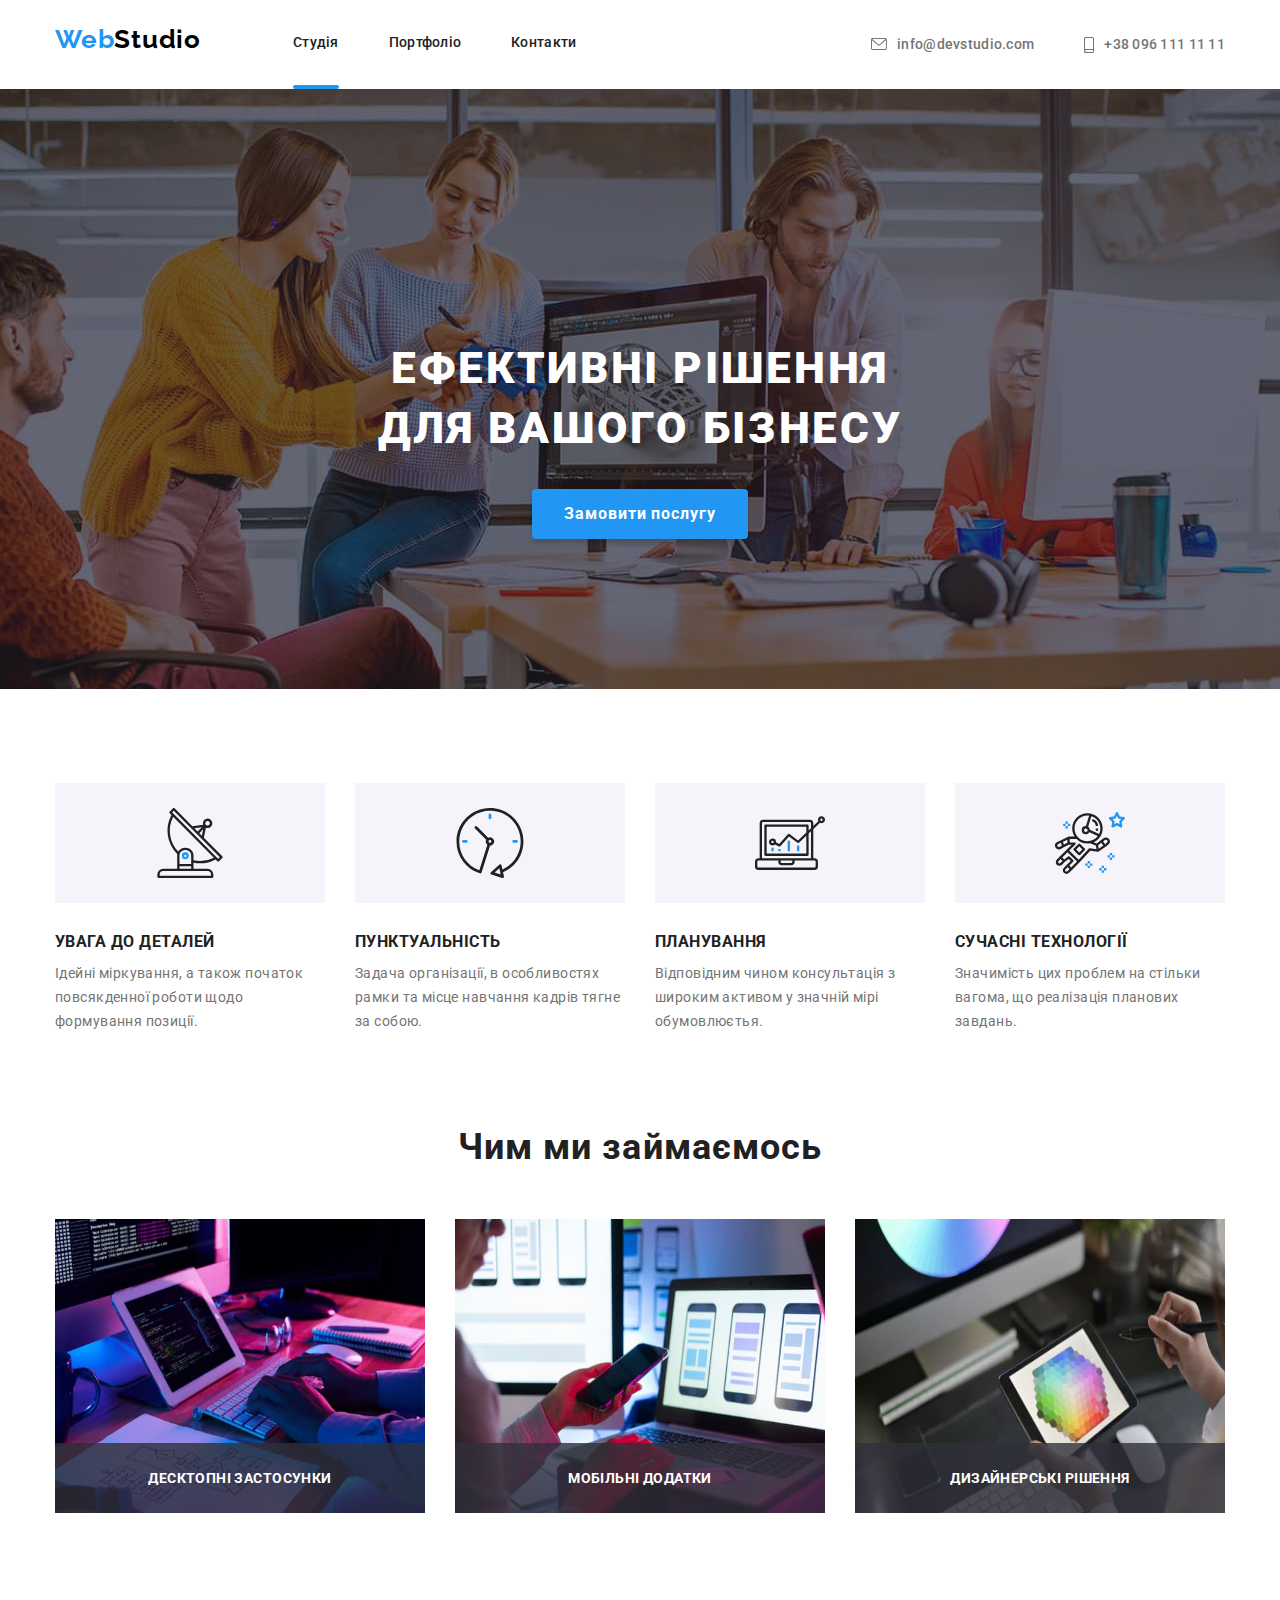
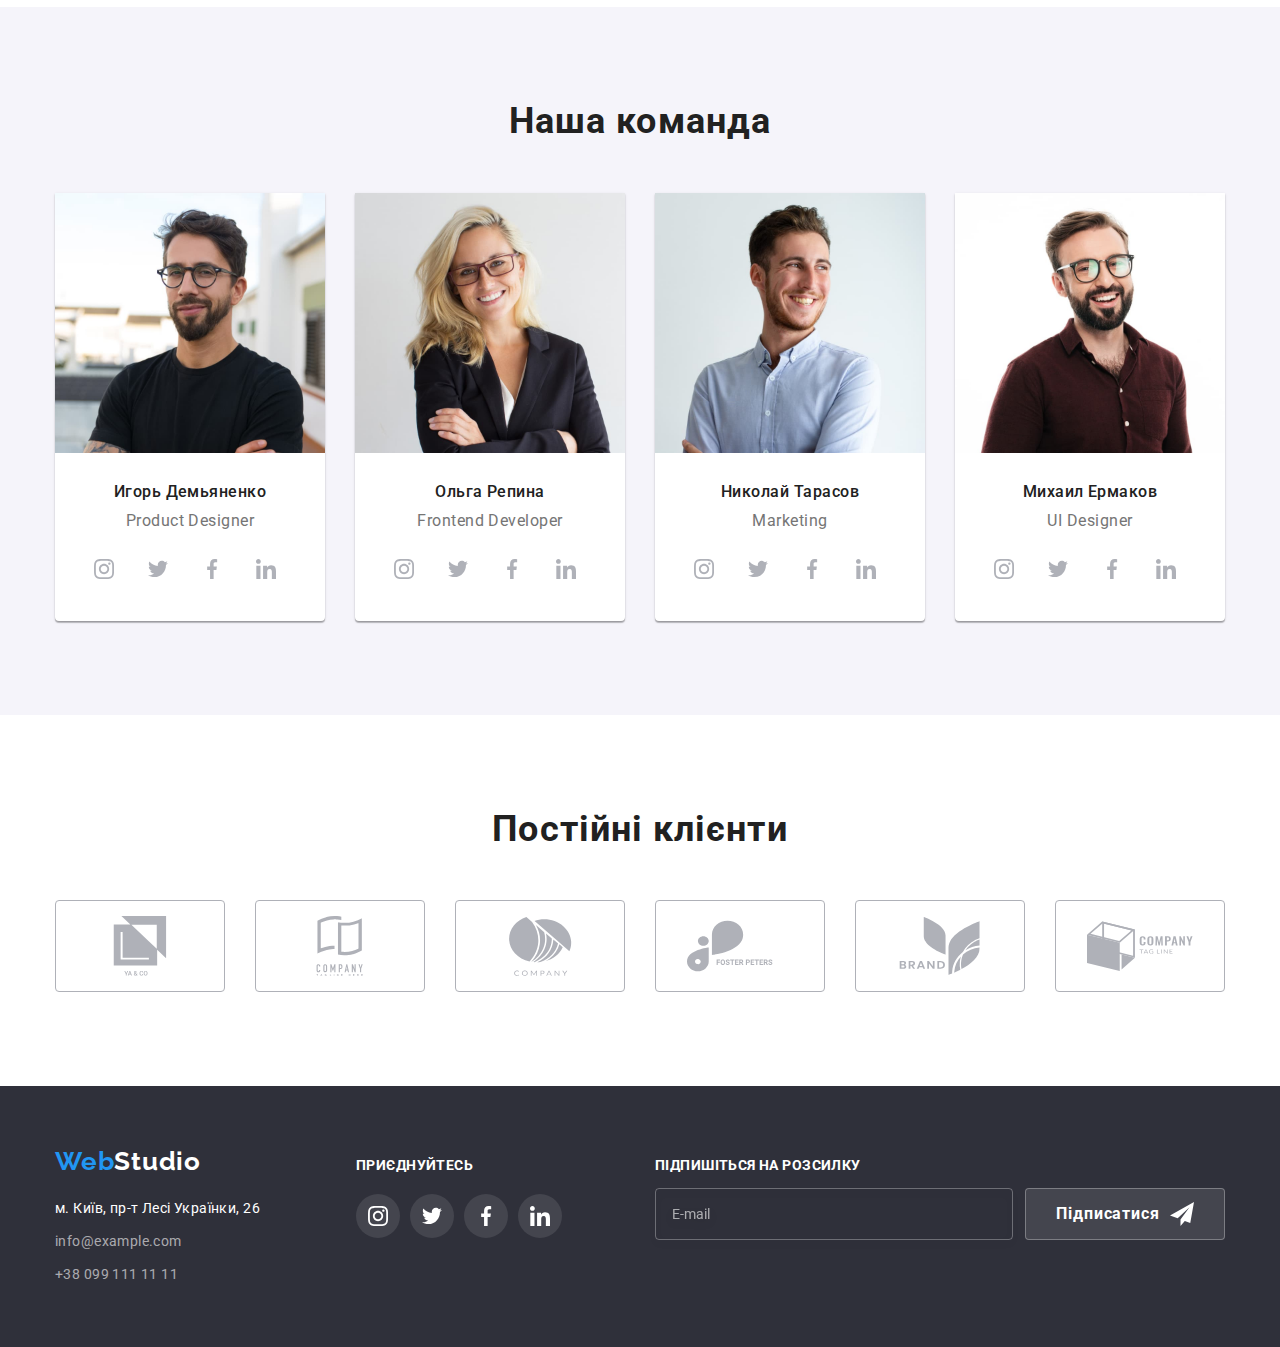
<file: index.html>
<!DOCTYPE html>
<html lang="uk">
<head>
    <meta charset="utf-8">
    <meta http-equiv="x-ua-compatible" content="ie=edge">
    <meta name="viewport" content="width=device-width, initial-scale=1.0">
    <link rel="preconnect" href="https://fonts.googleapis.com">
    <link rel="preconnect" href="https://fonts.gstatic.com" crossorigin>
    <link href="https://fonts.googleapis.com/css2?family=Raleway:wght@700&family=Roboto:wght@400;500;700;900&display=swap" rel="stylesheet"> 
    <link rel="stylesheet" href="https://cdnjs.cloudflare.com/ajax/libs/modern-normalize/1.0.0/modern-normalize.min.css"/>
    <title>WebStudio</title>
    <link rel="stylesheet" href="./css/main.min.css">
</head>
  <body>
    <header class="header">
      <div class="header-menu container">
        <nav class="header-nav">
          <a class="header-nav__logo" href="./index.html"><span class="header-nav__web">Web</span>Studio</a>
            <ul class="header-nav__list list">
              <li class="header-nav__item">
                <a class="header-nav__link header-nav--current" href="./index.html">Студія</a></li>
              <li class="header-nav__item">
                <a class="header-nav__link" href="./portfolio.html">Портфоліо</a></li>
              <li class="header-nav__item">
                <a class="header-nav__link" href="/">Контакти</a></li>
            </ul>
        </nav>
            <ul class="header-contacts list">
              <li class="header-contacts__item">
                <a class="header-contacts__mail mail__size" aria-label="mail" href="mailto:info@devstudio.com">info@devstudio.com
                <svg class="header-contacts__icon" width="16" height="12">
                  <use href="./images/symbol-defs.svg#envelope"></use>
                </svg>
              </a>
                </li>
              <li class="header-contacts__item">
                <a class="header-contacts__phone phone__size" aria-label="smartphone" href="tel:+380961111111">+38 096 111 11 11
                <svg class="header-contacts__icon" width="10" height="16">
                  <use href="./images/symbol-defs.svg#smartphone"></use>
                </svg>
              </a>
                </li>
            </ul>
      </div>
    </header>
<main>
  <section class="main section">
    <div class="main__menu container">
      <h1 class="main__title">Ефективні рішення<br> для вашого бізнесу</h1>
        <button class="main__button" data-open-modal>Замовити послугу</button>
          <div class="backdrop backdrop__is-hidden" data-backdrop>
            <div class="modal">
              <p class="modal__title">Залиште свої дані, ми вам передзвонимо</p>
                <form class="form" autocomplete="off">
                <label class="form__field">
                  Ім'я
                  <input type="text" class="form__input" name="name" minlength="2" maxlength="50" placeholder=" " required>
                    <svg class="form__icon">
                      <use href="./images/symbol-defs.svg#name-form"></use>
                    </svg>
                </label>
                <label class="form__field">
                  Телефон
                  <input type="tel" class="form__input" name="tel" pattern="[0-9]{3}-[0-9]{3}[0-9]{2}[0-9]{2}" title="050-1112222" placeholder=" " required>
                  <svg class="form__icon">
                    <use href="./images/symbol-defs.svg#phone-form"></use>
                  </svg>
                </label>
                <label class="form__field">
                  Пошта
                  <input type="email" class="form__input" name="mail" placeholder=" " required>
                  <svg class="form__icon">
                    <use href="./images/symbol-defs.svg#mail-form"></use>
                  </svg>
                </label>
                <label class="form__field">
                  Залиште коментар
                  <textarea class="form__message" name="comment" placeholder="Надрукуйте текст"></textarea>
                </label>
                <input type="checkbox" name="checkbox" class="form__policy-checkbox" id="policy-check">
                <label class="form__policy-box" for="policy-check">
                  Погоджуюсь з розсилкою та приймаю &nbsp;<a href="#" class="form__policy-link">Умови договору</a>
                </label>

                <button type="submit" class="form__submit submit-btn">Відправити</button>
              </form>
              <button type="button" class="form__close" data-close-modal>
                <svg class="form__close-icon" width="11" height="11">
                  <use href="./images/symbol-defs.svg#close"></use>
                </svg>
              </button>
            </div>
          </div>
    </div>
  </section>
  <section class="feature section">
    <div class="feature-box container">
      <h2 class="feature__title section-title">Наші можливості</h2> 
      <ul class="feature__list list">
        <li class="feature__item icon-antenna">
          <h3 class="featute__subtitle">Увага до деталей</h3>
          <p class="feature__text">Ідейні міркування, а також початок повсякденної роботи щодо формування позиції.</p>
        </li>
        <li class="feature__item icon-clock">
          <h3 class="featute__subtitle">Пунктуальність</h3>
          <p class="feature__text">Задача організації, в особливостях рамки та місце навчання кадрів тягне за собою.</p>
        </li>
        <li class="feature__item icon-diagram">
          <h3 class="featute__subtitle">Планування</h3>
          <p class="feature__text">Відповідним чином консультація з широким активом у значній мірі обумовлюєтья.</p>
        </li>
        <li class="feature__item icon-astronaut">
          <h3 class="featute__subtitle">Сучасні технології</h3>
          <p class="feature__text">Значимість цих проблем на стільки вагома, що реалізація планових завдань.</p>
        </li>
      </ul>
    </div>
  </section>
  <section class="directions section">
    <div class="directions-box container">
    <h2 class="directions__title">Чим ми займаємось</h2>
        <ul class="directions-list list">
          <li class="directions-list__item">
            <img class="directions-list__picture" src="images/box-1.jpg" alt="Розробляємо" width="370">
            <p class="directions-list__text">Десктопні застосунки</p></li>
          <li class="directions-list__item">
            <img class="directions-list__picture" src="images/box-2.jpg" alt="Тестуємо" width="370">
            <p class="directions-list__text">Мобільні додатки</p></li>
          <li class="directions-list__item">
            <img class="directions-list__picture" src="images/box-3.jpg" alt="Практикуємо" width="370">
          <p class="directions-list__text">Дизайнерські рішення</p></li>
        </ul>
      </div>
  </section>
  <section class="team section">
    <div class="team-box container">
      <h2 class="team-box__title">Наша команда</h2>
      <ul class="team-list list">
        <li class="team-list__item list">
          <img class="team-list__picture" src="images/img.jpg" width="270"  alt="Product Designer">
          <div class="team-member__box">
            <h3 class="team-member__subtitle">Игорь Демьяненко</h3>
          <p class="team-member__position">Product Designer</p>
          <ul class="social-menu">
            <li class="social-menu__item">
              <a href="" class="social-menu__link instagram" aria-label="Instagram">
              <svg class="social-menu__icon">
                <use href="./images/symbol-defs.svg#instagram"></use>
              </svg>
            </a>
            </li>
            <li class="social-menu__item">
              <a href="" class="social-menu__link twitter" aria-label="Twitter">
              <svg class="social-menu__icon">
                <use href="./images/symbol-defs.svg#twitter"></use>
              </svg>
            </a>
            </li>
            <li class="social-menu__item">
              <a href="" class="social-menu__link facebook" aria-label="Facebook">
              <svg class="social-menu__icon">
                <use href="./images/symbol-defs.svg#facebook"></use>
              </svg>
            </a>
            </li>
            <li class="social-menu__item">
              <a href="" class="social-menu__link linkedin" aria-label="Linkedin">
              <svg class="social-menu__icon">
                <use href="./images/symbol-defs.svg#linkedin"></use>
              </svg>
            </a>
            </li>
          </ul>
        </div>
        </li>
        <li class="team-list__item list">
          <img class="team-list__picture" src="./images/img-2.jpg" width="270"  alt="Frontend Developer">
          <div class="team-member__box">
            <h3 class="team-member__subtitle">Ольга Репина</h3>
          <p class="team-member__position">Frontend Developer</p>
          <ul class="social-menu">
            <li class="social-menu__item">
              <a href="" class="social-menu__link instagram" aria-label="Instagram">
              <svg class="social-menu__icon">
                <use href="./images/symbol-defs.svg#instagram"></use>
              </svg>
            </a>
            </li>
            <li class="social-menu__item">
              <a href="" class="social-menu__link twitter" aria-label="Twitter">
              <svg class="social-menu__icon">
                <use href="./images/symbol-defs.svg#twitter"></use>
              </svg>
            </a>
            </li>
            <li class="social-menu__item">
              <a href="" class="social-menu__link facebook" aria-label="Facebook">
              <svg class="social-menu__icon">
                <use href="./images/symbol-defs.svg#facebook"></use>
              </svg>
            </a>
            </li>
            <li class="social-menu__item">
              <a href="" class="social-menu__link linkedin" aria-label="Linkedin">
              <svg class="social-menu__icon">
                <use href="./images/symbol-defs.svg#linkedin"></use>
              </svg>
            </a>
            </li>
          </ul>
        </div>
        </li>
        <li class="team-list__item list">
          <img class="team-list__picture" src="./images/img-1.jpg" width="270"  alt="Marketing">
          <div class="team-member__box">
            <h3 class="team-member__subtitle">Николай Тарасов</h3>
          <p class="team-member__position">Marketing</p>
            <ul class="social-menu">
              <li class="social-menu__item">
                <a href="" class="social-menu__link instagram" aria-label="Instagram">
                <svg class="social-menu__icon">
                  <use href="./images/symbol-defs.svg#instagram"></use>
                </svg>
              </a>
              </li>
              <li class="social-menu__item">
                <a href="" class="social-menu__link twitter" aria-label="Twitter">
                  <svg class="social-menu__icon">
                  <use href="./images/symbol-defs.svg#twitter"></use>
                </svg>
              </a>
              </li>
              <li class="social-menu__item">
                <a href="" class="social-menu__link facebook" aria-label="Facebook">
                <svg class="social-menu__icon">
                  <use href="./images/symbol-defs.svg#facebook"></use>
                </svg>
              </a>
              </li>
              <li class="social-menu__item">
                <a href="" class="social-menu__link linkedin" aria-label="Linkedin">
                <svg class="social-menu__icon">
                  <use href="./images/symbol-defs.svg#linkedin"></use>
                </svg>
              </a>
              </li>
            </ul>
          </div>
        </li>
        <li class="team-list__item list">
          <img class="team-list__picture" src="./images/img-3.jpg" width="270"  alt="UI Designer">
          <div class="team-member__box">
            <h3 class="team-member__subtitle">Михаил Ермаков</h3>
            <p class="team-member__position">UI Designer</p>
            <ul class="social-menu">
              <li class="social-menu__item">
                <a href="" class="social-menu__link instagram" aria-label="Instagram">
                <svg class="social-menu__icon">
                  <use href="./images/symbol-defs.svg#instagram"></use>
                </svg>
                </a>
              </li>
              <li class="social-menu__item">
                <a href="" class="social-menu__link twitter" aria-label="Twitter">
                <svg class="social-menu__icon">
                  <use href="./images/symbol-defs.svg#twitter"></use>
                </svg>
                </a>
              </li>
              <li class="social-menu__item">
                <a href="" class="social-menu__link facebook" aria-label="Facebook">
                <svg class="social-menu__icon">
                  <use href="./images/symbol-defs.svg#facebook"></use>
                </svg>
                </a>
              </li>
              <li class="social-menu__item">
                <a href="" class="social-menu__link linkedin" aria-label="Linkedin">
                <svg class="social-menu__icon">
                  <use href="./images/symbol-defs.svg#linkedin"></use>
                </svg>
                </a>
              </li>
            </ul>
          </div>
        </li>
      </ul>
    </div>
  </section>
  <section class="our-clients container">
    <div class="clients section">
      <h2 class="clients__title">Постійні клієнти</h2>
      <ul class="clients__list list">
        <li class="clients__item">
          <a href="" class="clients__link client1" aria-label="client1">
            <svg class="clients-logo__icon" width="106" height="60">
              <use href="./images/symbol-defs.svg#client1"></use></svg>
          </a>
        </li>
        <li class="clients__item">
          <a href="" class="clients__link client2" aria-label="client2">
            <svg class="clients-logo__icon" width="106" height="60">
              <use href="./images/symbol-defs.svg#client2"></use></svg>
          </a>
        </li>
        <li class="clients__item">
          <a href="" class="clients__link client3" aria-label="client3">
            <svg class="clients-logo__icon" width="106" height="60">
              <use href="./images/symbol-defs.svg#client3"></use></svg>
          </a>
        </li>
        <li class="clients__item">
          <a href="" class="clients__link client4" aria-label="client4">
            <svg class="clients-logo__icon" width="106" height="60">
              <use href="./images/symbol-defs.svg#client4"></use></svg>
          </a>
        </li>
        <li class="clients__item">
          <a href="" class="clients__link client5" aria-label="client5">
            <svg class="clients-logo__icon" width="106" height="60">
              <use href="./images/symbol-defs.svg#client5"></use></svg>
          </a>
        </li>
        <li class="clients__item">
          <a href="" class="clients__link client6" aria-label="client6">
            <svg class="clients-logo__icon" width="106" height="60">
              <use href="./images/symbol-defs.svg#client6"></use></svg>
          </a>
        </li>
      </ul>
    </div>
  </section>
</main>
    <footer class="footer section">
    <div class="footer-contacts container">
      <div class="contacts-box">
        <a class="contacts-box__logo" href="./index.html"><span class="contacts-box__web">Web</span>Studio</a>
        <address class="contacts">
          <div class="contacts__menu">
          <ul class="contacts__list">
            <li class="contacts__item"><a class="contacts__address" href="/">м. Київ, пр-т Лесі Українки, 26</a></li>
            <li class="contacts__item"><a class="contacts__mail" href="mailto:info@devstudio.com">info@example.com</a></li>
            <li class="contacts__item"><a class="contacts__phone" href="tel:+380991111111">+38 099 111 11 11</a></li>
          </ul>
        </div>
        </address>
      </div>
      <div class="comming">
        <h3 class="comming__subtitle">Приєднуйтесь</h3>
        <ul class="social-box">
          <li class="social-box__item">
            <a href="" class="social-box__link instagram1" aria-label="Instagram">
            <svg class="social-box__icon">
              <use href="./images/symbol-defs.svg#instagram"></use>
            </svg>
          </a>
          </li>
          <li class="social-box__item">
            <a href="" class="social-box__link twitter1" aria-label="Twitter">
            <svg class="social-box__icon">
              <use href="./images/symbol-defs.svg#twitter"></use>
            </svg>
          </a>
          </li>
          <li class="social-box__item">
            <a href="" class="social-box__link facebook1" aria-label="Facebook">
            <svg class="social-box__icon">
              <use href="./images/symbol-defs.svg#facebook"></use>
            </svg>
          </a>
          </li>
          <li class="social-box__item">
            <a href="" class="social-box__link linkedin1" aria-label="Linkedin">
            <svg class="social-box__icon">
              <use href="./images/symbol-defs.svg#linkedin"></use>
            </svg>
          </a>
          </li>
        </ul>
      </div>
      <div class="subscribe">
        <span class="subscribe__title">Підпишіться на розсилку</span>
        <form class="subscribe-form form" autocomplete="off">
        <label class="subscribe-field">
          <input type="email" class="subscribe-field__input" name="mail" placeholder="E-mail" required>
          
        </label>
        <button type="submit" class="subscribe-field__submit">
          Підписатися
          <svg class="subscribe-field__icon" width="24" height="24">
            <use href="./images/symbol-defs.svg#icon-send"></use>
          </svg>
        </button>
      </form>
      </div>
    </div>
    </footer>
    <script src="./js/modal.js"></script>
    <script>
      (() => {
        document
          .querySelector('.js-speaker-form')
          .addEventListener('submit', e => {
            e.preventDefault();

            new FormData(e.currentTarget).forEach((value, name) =>
              console.log(`${name}: ${value}`),
            );

            e.currentTarget.reset();
          });
      })();
    </script>
  </body>
</html>
</file>
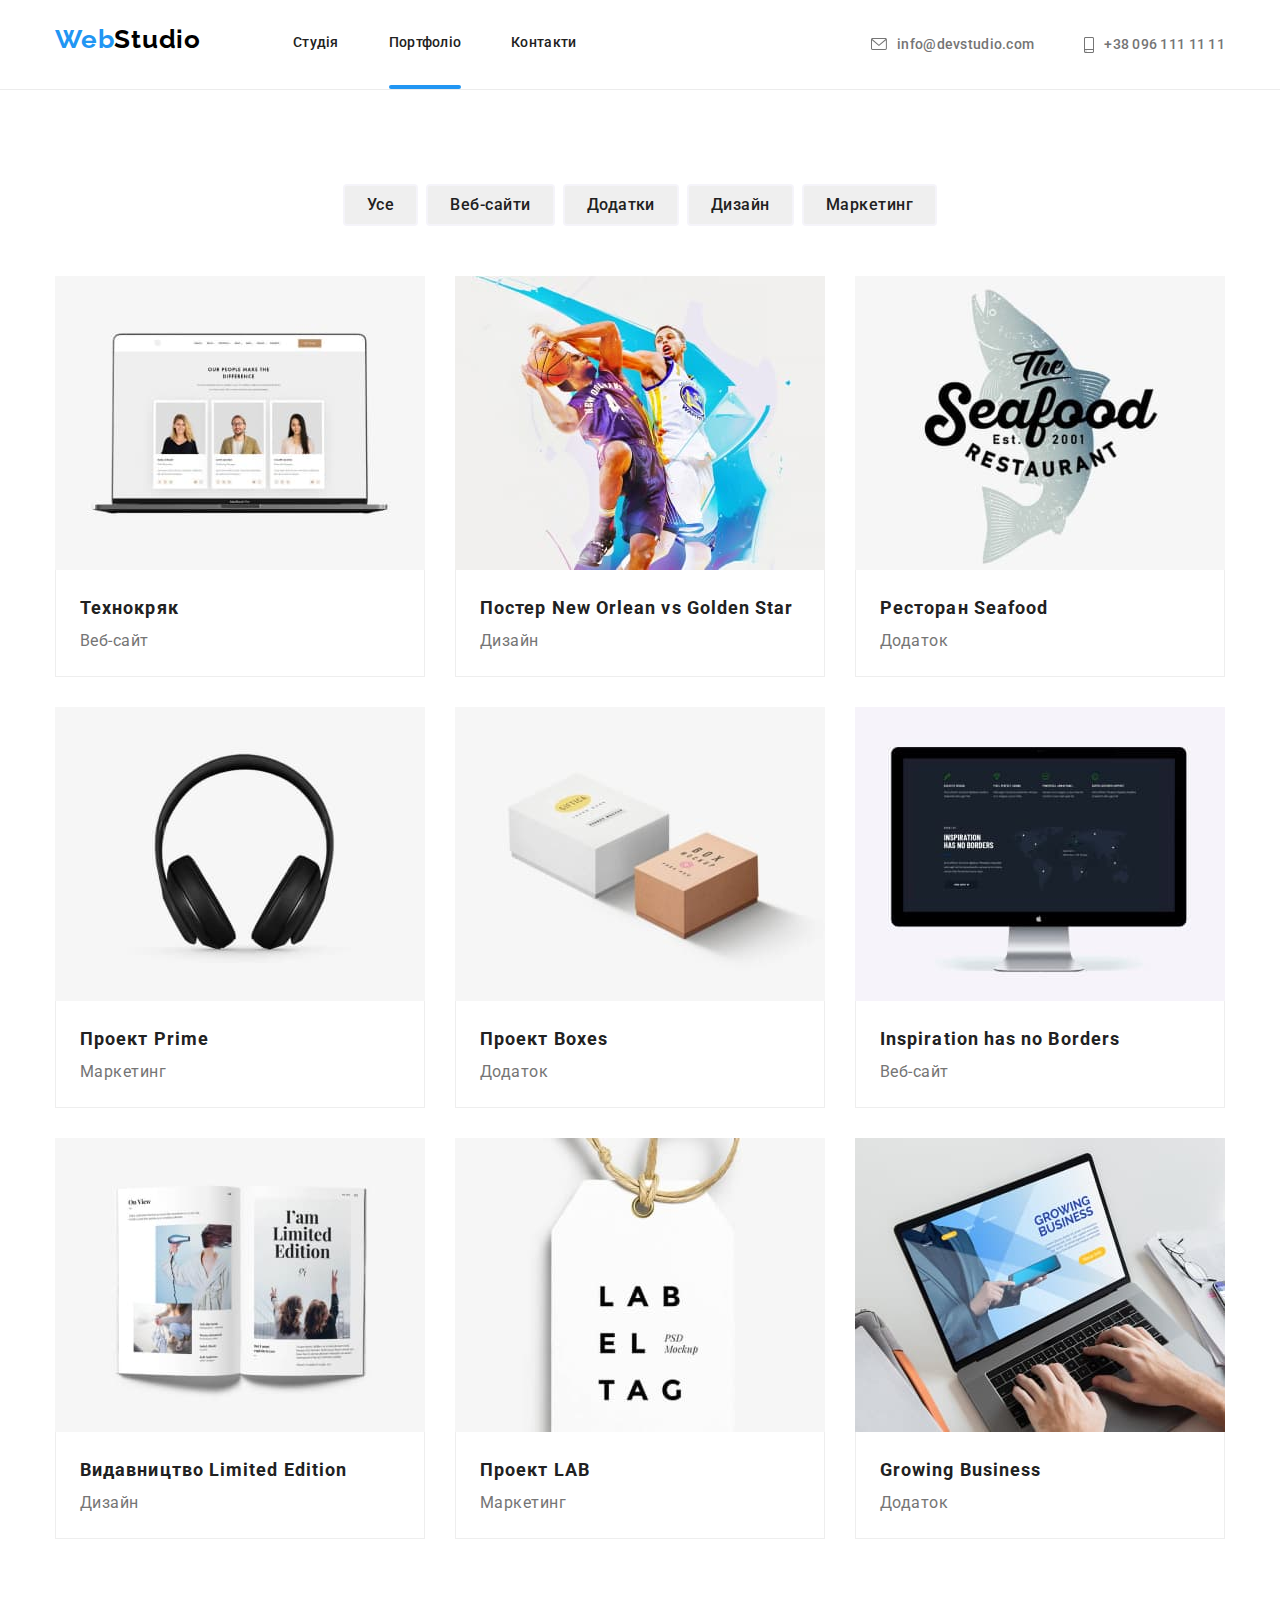
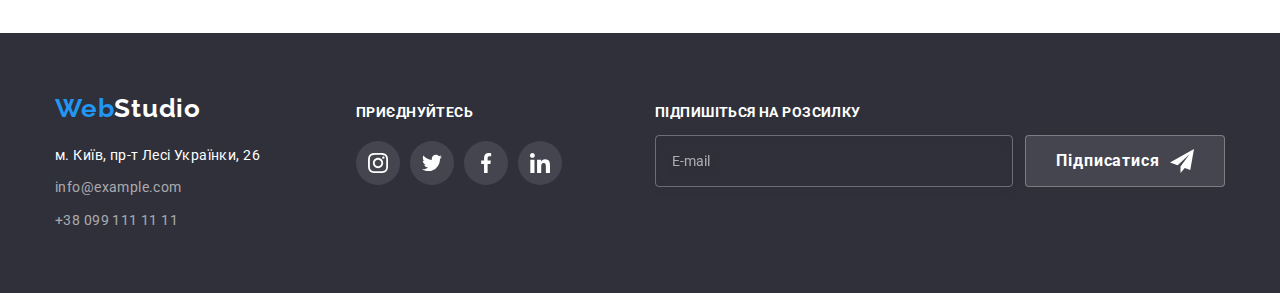
<file: portfolio.html>
<!DOCTYPE html>
<html lang="uk">
  <head>
    <meta charset="utf-8">
    <meta http-equiv="x-ua-compatible" content="ie=edge">
    <meta name="viewport" content="width=device-width, initial-scale=1.0">
    <link rel="preconnect" href="https://fonts.googleapis.com">
    <link rel="preconnect" href="https://fonts.gstatic.com" crossorigin>
    <link href="https://fonts.googleapis.com/css2?family=Raleway:wght@700&family=Roboto:wght@400;500;700;900&display=swap" rel="stylesheet"> 
    <link rel="stylesheet" href="https://cdnjs.cloudflare.com/ajax/libs/modern-normalize/1.0.0/modern-normalize.min.css"/>
    <title>WebStudio</title>
    <link rel="stylesheet" href="./css/portfolio.min.css">
</head>
  <body>
    <header class="header">
      <div class="header__menu container">
        <nav class="header-nav">
          <a class="header-nav__logo" href="./index.html"><span class="header-nav__web">Web</span>Studio</a>
            <ul class="header-nav__list list">
              <li class="header-nav__item">
                <a class="header-nav__link" href="./index.html">Студія</a></li>
              <li class="header-nav__item">
                <a class="header-nav__link header-nav--current" href="./portfolio.html">Портфоліо</a></li>
              <li class="header-nav__item">
                <a class="header-nav__link" href="/">Контакти</a></li>
            </ul>
        </nav>
            <ul class="header-contacts list">
              <li class="header-contacts__item">
                <a class="header-contacts__mail mail__size" aria-label="mail" href="mailto:info@devstudio.com">info@devstudio.com
                <svg class="header-contacts__icon" width="16" height="12">
                  <use href="./images/symbol-defs.svg#envelope"></use>
                </svg>
              </a>
                </li>
              <li class="header-contacts__item">
                <a class="header-contacts__phone phone__size" aria-label="smartphone" href="tel:+380961111111">+38 096 111 11 11
                <svg class="header-contacts__icon" width="10" height="16">
                  <use href="./images/symbol-defs.svg#smartphone"></use>
                </svg>
              </a>
                </li>
            </ul>
      </div>
    </header>
    <main>
    <section class="portfolio section">
      <h1 class="portfolio__title section-title">Наші розробки та проекти</h1>
        <ul class="portfolio-menu">
          <li class="portfolio-menu__item"><button type="button" class="portfolio-menu__button one">Усе</button></li>
          <li class="portfolio-menu__item"><button type="button" class="portfolio-menu__button two">Веб-сайти</button></li>
          <li class="portfolio-menu__item"><button type="button" class="portfolio-menu__button three">Додатки</button></li>
          <li class="portfolio-menu__item"><button type="button" class="portfolio-menu__button four">Дизайн</button></li>
          <li class="portfolio-menu__item"><button type="button" class="portfolio-menu__button five">Маркетинг</button></li>
        </ul> 
      <ul class="container-list container">
        <li class="container-list__item">
          <a href="" class="container-list__overlay">
          <div class="linke-overlay">
            <img src="./images/portfolio/img1.jpg" width="370"  alt="Технокряк Веб-сайт">
            <div class="thumb-block">
            <p class="thumb-block__text">Технокряк это современная площадка распространения коронавируса. Компании используют эту платформу для цифрового шпионажа и атак на защищённые сервера конкурентов.
            </p>
            </div>
          </div>
            <div class="container-list__details">
              <h2 class="container-list__subtitle">Технокряк</h2>
              <p class="container-list__text">Веб-сайт</p>
            </div>
          </a>
        </li>
        <li class="container-list__item">
          <a href="" class="container-list__overlay">
            <div class="linke-overlay">
              <img src="./images/portfolio/img2.jpg" width="370"  alt="Постер New Orlean vs Golden Star">
            <div class="thumb-block">
            <p class="thumb-block__text">Технокряк это современная площадка распространения коронавируса. Компании используют эту платформу для цифрового шпионажа и атак на защищённые сервера конкурентов.
            </p>
            </div>
          </div>
              <div class="container-list__details">
              <h2 class="container-list__subtitle">Постер New Orlean vs Golden Star</h2>
              <p class="container-list__text">Дизайн</p>
            </div>
          </a>
        </li>
        <li class="container-list__item">
          <a href="" class="container-list__overlay">
            <div class="linke-overlay">
            <img src="./images/portfolio/img3.jpg" width="370"  alt="Ресторан Seafood">
            <div class="thumb-block">
            <p class="thumb-block__text">Технокряк это современная площадка распространения коронавируса. Компании используют эту платформу для цифрового шпионажа и атак на защищённые сервера конкурентов.
            </p>
            </div>
          </div>
            <div class="container-list__details">
              <h2 class="container-list__subtitle">Ресторан Seafood</h2>
              <p class="container-list__text">Додаток</p>
            </div>
          </a>   
        </li>
        <li class="container-list__item">
          <a href="" class="container-list__overlay">
          <div class="linke-overlay">
            <img src="./images/portfolio/img4.jpg" width="370"  alt="Проект Prime">
            <div class="thumb-block">
            <p class="thumb-block__text">Технокряк это современная площадка распространения коронавируса. Компании используют эту платформу для цифрового шпионажа и атак на защищённые сервера конкурентов.
            </p>
            </div>
          </div>
            <div class="container-list__details">
              <h2 class="container-list__subtitle">Проект Prime</h2>
              <p class="container-list__text">Маркетинг</p>
            </div>
          </a>
        </li>
        <li class="container-list__item">
          <a href="" class="container-list__overlay">
            <div class="linke-overlay">
            <img src="./images/portfolio/img5.jpg" width="370"  alt="Проект Boxes">
            <div class="thumb-block">
            <p class="thumb-block__text">Технокряк это современная площадка распространения коронавируса. Компании используют эту платформу для цифрового шпионажа и атак на защищённые сервера конкурентов.
            </p>
            </div>
          </div>
            <div class="container-list__details">
              <h2 class="container-list__subtitle">Проект Boxes</h2>
              <p class="container-list__text">Додаток</p>
            </div>
          </a>
        </li>
        <li class="container-list__item">
          <a href="" class="container-list__overlay">
            <div class="linke-overlay">
            <img src="./images/portfolio/img6.jpg" width="370"  alt="Inspiration has no Borders">
            <div class="thumb-block">
            <p class="thumb-block__text">Технокряк это современная площадка распространения коронавируса. Компании используют эту платформу для цифрового шпионажа и атак на защищённые сервера конкурентов.
            </p>
            </div>
          </div>
            <div class="container-list__details">
              <h2 class="container-list__subtitle">Inspiration has no Borders</h2>
              <p class="container-list__text">Веб-сайт</p>
            </div>
          </a>
        </li>
        <li class="container-list__item">
          <a href="" class="container-list__overlay">
            <div class="linke-overlay">
            <img src="./images/portfolio/img7.jpg" width="370"  alt="Видавництво Limited Edition">
            <div class="thumb-block">
            <p class="thumb-block__text">Технокряк это современная площадка распространения коронавируса. Компании используют эту платформу для цифрового шпионажа и атак на защищённые сервера конкурентов.
            </p>
            </div>
          </div>
            <div class="container-list__details">
              <h2 class="container-list__subtitle">Видавництво Limited Edition</h2>
              <p class="container-list__text">Дизайн</p>
            </div>
          </a>
        </li>
        <li class="container-list__item">
          <a href="" class="container-list__overlay">
            <div class="linke-overlay">
            <img src="./images/portfolio/img8.jpg" width="370"  alt="Проект LAB">
            <div class="thumb-block">
            <p class="thumb-block__text">Технокряк это современная площадка распространения коронавируса. Компании используют эту платформу для цифрового шпионажа и атак на защищённые сервера конкурентов.
            </p>
            </div>
          </div>
            <div class="container-list__details">
              <h2 class="container-list__subtitle">Проект LAB</h2>
              <p class="container-list__text">Маркетинг</p>
            </div>
          </a>
        </li>         
        <li class="container-list__item">
          <a href="" class="container-list__overlay">
            <div class="linke-overlay">
            <img src="./images/portfolio/img9.jpg" width="370"  alt="Growing Business">
            <div class="thumb-block">
            <p class="thumb-block__text">Технокряк это современная площадка распространения коронавируса. Компании используют эту платформу для цифрового шпионажа и атак на защищённые сервера конкурентов.
            </p>
            </div>
          </div>
            <div class="container-list__details">
              <h2 class="container-list__subtitle">Growing Business</h2>
              <p class="container-list__text">Додаток</p>
            </div>
          </a>
        </li>
      </ul>
    </section>
    </main>
    <footer class="footer section">
      <div class="footer-contacts container">
        <div class="contacts-box">
          <a class="contacts-box__logo" href="./index.html"><span class="contacts-box__web">Web</span>Studio</a>
          <address class="contacts">
            <div class="contacts__menu">
            <ul class="contacts__list">
              <li class="contacts__item"><a class="contacts__address" href="/">м. Київ, пр-т Лесі Українки, 26</a></li>
              <li class="contacts__item"><a class="contacts__mail" href="mailto:info@devstudio.com">info@example.com</a></li>
              <li class="contacts__item"><a class="contacts__phone" href="tel:+380991111111">+38 099 111 11 11</a></li>
            </ul>
          </div>
          </address>
        </div>
        <div class="comming">
          <h3 class="comming__subtitle">Приєднуйтесь</h3>
          <ul class="social-box">
            <li class="social-box__item">
              <a href="" class="social-box__link instagram1" aria-label="Instagram">
              <svg class="social-box__icon">
                <use href="./images/symbol-defs.svg#instagram"></use>
              </svg>
            </a>
            </li>
            <li class="social-box__item">
              <a href="" class="social-box__link twitter1" aria-label="Twitter">
              <svg class="social-box__icon">
                <use href="./images/symbol-defs.svg#twitter"></use>
              </svg>
            </a>
            </li>
            <li class="social-box__item">
              <a href="" class="social-box__link facebook1" aria-label="Facebook">
              <svg class="social-box__icon">
                <use href="./images/symbol-defs.svg#facebook"></use>
              </svg>
            </a>
            </li>
            <li class="social-box__item">
              <a href="" class="social-box__link linkedin1" aria-label="Linkedin">
              <svg class="social-box__icon">
                <use href="./images/symbol-defs.svg#linkedin"></use>
              </svg>
            </a>
            </li>
          </ul>
        </div>
        <div class="subscribe">
          <span class="subscribe__title">Підпишіться на розсилку</span>
          <form class="subscribe-form form" autocomplete="off">
          <label class="subscribe-field">
            <input type="email" class="subscribe-field__input" name="mail" placeholder="E-mail" required>
          </label>
          <button type="submit" class="subscribe-field__submit">
            Підписатися
            <svg class="subscribe-field__icon" width="24" height="24">
              <use href="./images/symbol-defs.svg#icon-send"></use>
            </svg>
          </button>
        </form>
        </div>
      </div>
      </footer>
      <script src="./js/modal.js"></script>
      <script>
        (() => {
          document
            .querySelector('.js-speaker-form')
            .addEventListener('submit', e => {
              e.preventDefault();
  
              new FormData(e.currentTarget).forEach((value, name) =>
                console.log(`${name}: ${value}`),
              );
  
              e.currentTarget.reset();
            });
        })();
      </script>
  </body>
</html>
</file>
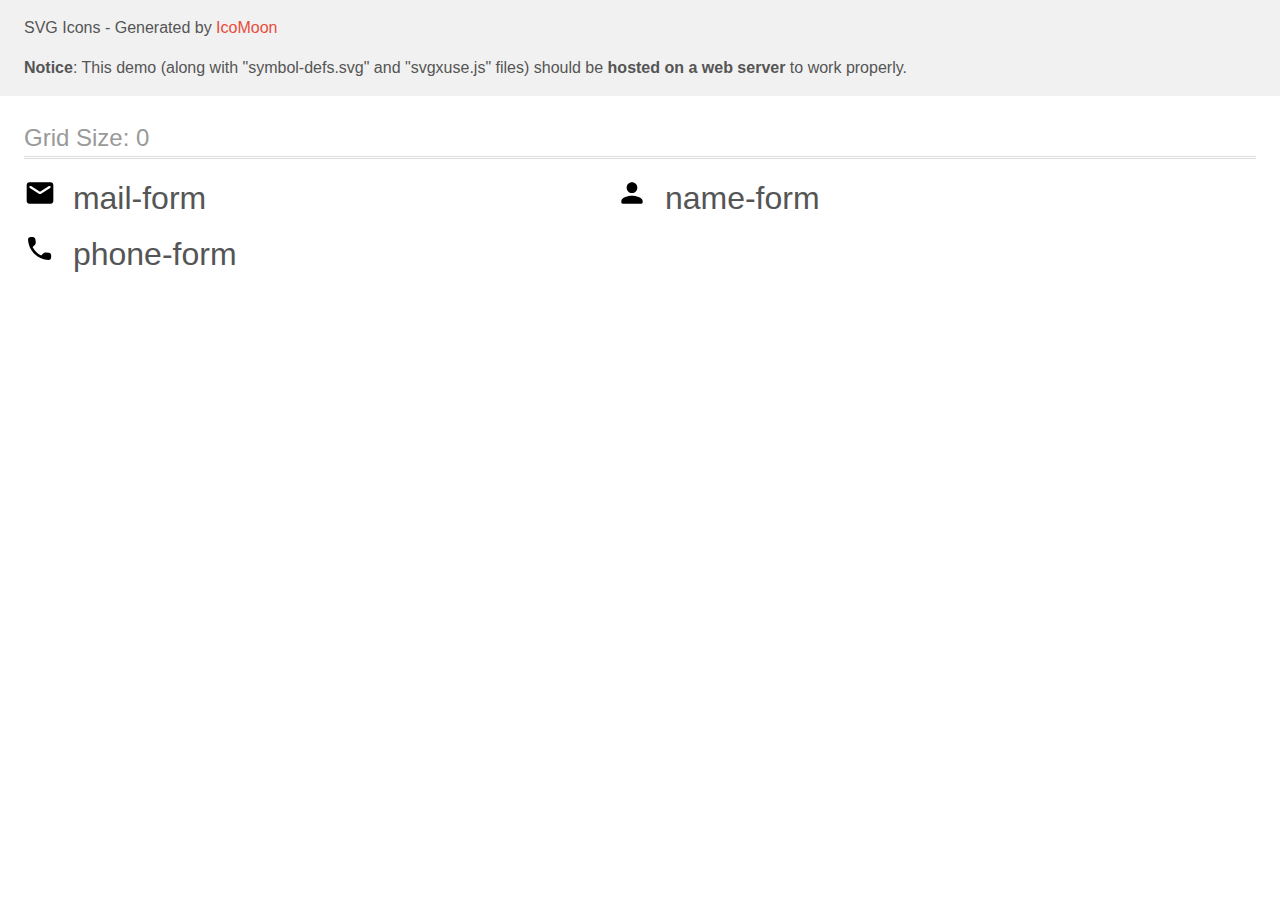
<file: images/1/icomoon/demo-external-svg.html>
<!doctype html>
<html>
<head>
    <title>IcoMoon - SVG Icons</title>
    <meta charset="utf-8">
    <meta name="viewport" content="width=device-width, initial-scale=1">
    <link rel="stylesheet" href="demo-files/demo.css">
    <link rel="stylesheet" href="style.css">
</head>
<body>
<header class="bgc1 clearfix">
<div class="mhl">
    <p>SVG Icons - Generated by <a href="https://icomoon.io/app">IcoMoon</a></p><p><strong>Notice</strong>: This demo (along with "symbol-defs.svg" and "svgxuse.js" files) should be <b>hosted on a web server</b> to work properly.</p>
</div>
</header>
    <div class="clearfix mhl ptl">
        <h1 class="mvm mtn fgc1">Grid Size: 0</h1>
        <div class="glyph fs1">
            <div class="clearfix pbs">
                <svg class="icon mail-form"><use xlink:href="symbol-defs.svg#mail-form"></use></svg><span class="name"> mail-form</span>
            </div>
        </div>
        <div class="glyph fs1">
            <div class="clearfix pbs">
                <svg class="icon name-form"><use xlink:href="symbol-defs.svg#name-form"></use></svg><span class="name"> name-form</span>
            </div>
        </div>
        <div class="glyph fs1">
            <div class="clearfix pbs">
                <svg class="icon phone-form"><use xlink:href="symbol-defs.svg#phone-form"></use></svg><span class="name"> phone-form</span>
            </div>
        </div>
  </div>
<script defer src="svgxuse.js"></script>
</body>
</html>
</file>
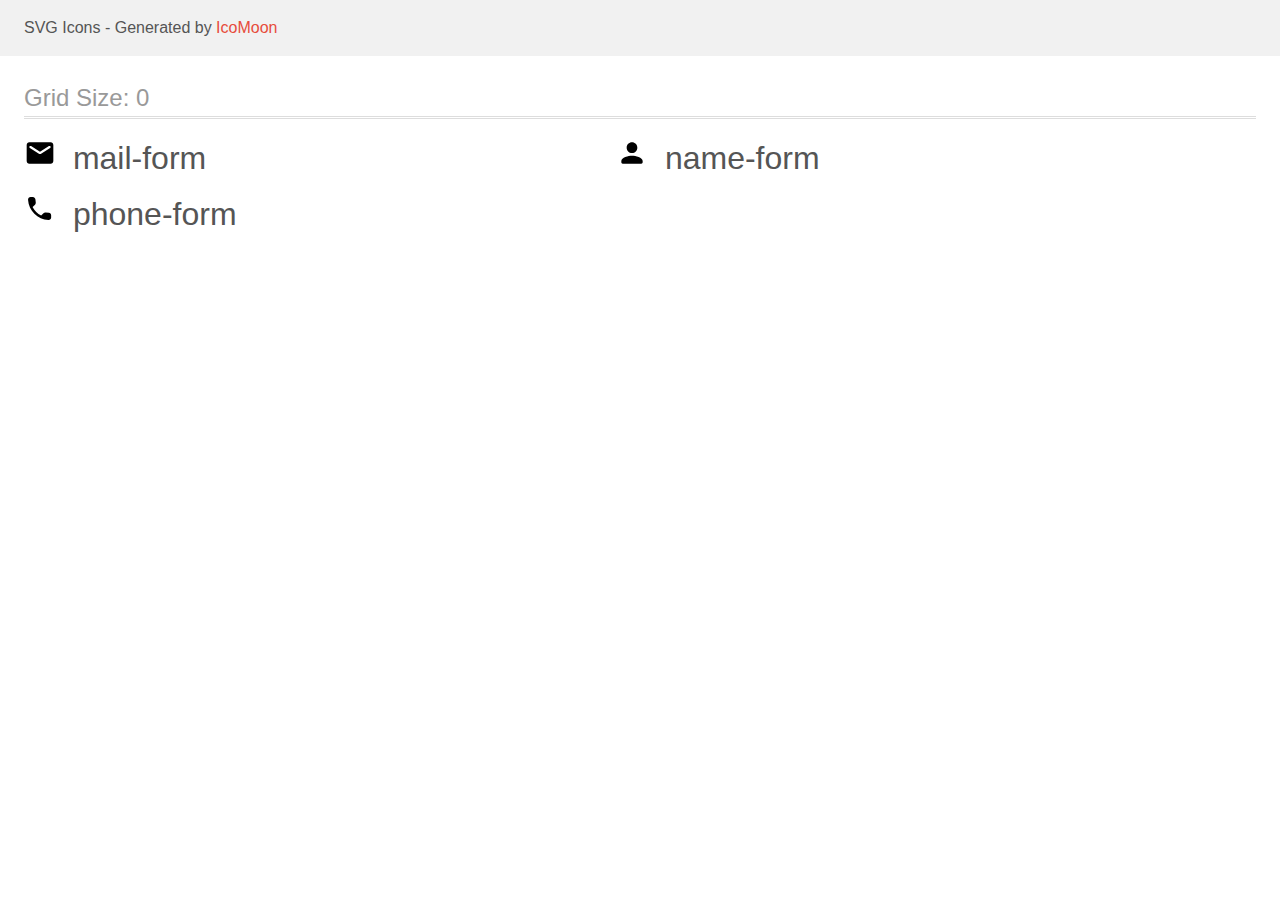
<file: images/1/icomoon/demo.html>
<!doctype html>
<html>
<head>
    <title>IcoMoon - SVG Icons</title>
    <meta charset="utf-8">
    <meta name="viewport" content="width=device-width, initial-scale=1">
    <link rel="stylesheet" href="demo-files/demo.css">
    <link rel="stylesheet" href="style.css">
</head>
<body>
<svg aria-hidden="true" style="position: absolute; width: 0; height: 0; overflow: hidden;" version="1.1" xmlns="http://www.w3.org/2000/svg" xmlns:xlink="http://www.w3.org/1999/xlink">
<defs>
<symbol id="mail-form" viewBox="0 0 32 32">
<path d="M26.667 5.333h-21.333c-1.467 0-2.652 1.2-2.652 2.667l-0.014 16c0 1.467 1.2 2.667 2.667 2.667h21.333c1.467 0 2.667-1.2 2.667-2.667v-16c0-1.467-1.2-2.667-2.667-2.667zM26.133 11.001l-9.426 5.892c-0.201 0.126-0.446 0.2-0.708 0.2s-0.506-0.075-0.713-0.204l0.006 0.003-9.426-5.892c-0.336-0.201-0.557-0.562-0.557-0.975 0-0.625 0.507-1.132 1.132-1.132 0.233 0 0.449 0.070 0.629 0.19l-0.004-0.003 8.933 5.586 8.933-5.588c0.176-0.118 0.392-0.188 0.624-0.188 0.625 0 1.132 0.507 1.132 1.132 0 0.413-0.221 0.775-0.552 0.972l-0.005 0.003z"></path>
</symbol>
<symbol id="name-form" viewBox="0 0 32 32">
<path d="M16 16c2.946 0 5.333-2.388 5.333-5.333s-2.388-5.333-5.333-5.333v0c-2.946 0-5.333 2.388-5.333 5.333s2.388 5.333 5.333 5.333v0zM16 18.667c-3.561 0-10.667 1.787-10.667 5.333v1.333c0 0.732 0.599 1.333 1.333 1.333h18.667c0.732 0 1.333-0.601 1.333-1.333v-1.333c0-3.547-7.108-5.333-10.667-5.333z"></path>
</symbol>
<symbol id="phone-form" viewBox="0 0 32 32">
<path d="M24.882 19.774l-3.268-0.373c-0.090-0.011-0.194-0.018-0.3-0.018-0.707 0-1.347 0.287-1.81 0.75l-2.368 2.368c-3.669-1.894-6.585-4.81-8.427-8.372l-0.051-0.108 2.382-2.377c0.463-0.463 0.75-1.103 0.75-1.81 0-0.106-0.006-0.21-0.019-0.312l0.001 0.012-0.373-3.243c-0.155-1.287-1.24-2.276-2.557-2.276-0.001 0-0.002 0-0.003 0h-2.226c-1.454 0-2.663 1.209-2.574 2.661 0.683 10.987 9.47 19.762 20.444 20.444 1.452 0.089 2.663-1.12 2.663-2.574v-2.226c0-0.004 0-0.008 0-0.012 0-1.308-0.985-2.386-2.253-2.532l-0.012-0.001z"></path>
</symbol>
</defs>
</svg>

<header class="bgc1 clearfix">
<div class="mhl">
    <p>SVG Icons - Generated by <a href="https://icomoon.io/app">IcoMoon</a></p>
</div>
</header>
    <div class="clearfix mhl ptl">
        <h1 class="mvm mtn fgc1">Grid Size: 0</h1>
        <div class="glyph fs1">
            <div class="clearfix pbs">
                <svg class="icon mail-form"><use xlink:href="#mail-form"></use></svg><span class="name"> mail-form</span>
            </div>
        </div>
        <div class="glyph fs1">
            <div class="clearfix pbs">
                <svg class="icon name-form"><use xlink:href="#name-form"></use></svg><span class="name"> name-form</span>
            </div>
        </div>
        <div class="glyph fs1">
            <div class="clearfix pbs">
                <svg class="icon phone-form"><use xlink:href="#phone-form"></use></svg><span class="name"> phone-form</span>
            </div>
        </div>
  </div>
<script defer src="svgxuse.js"></script>
</body>
</html>
</file>
<file: images/1/icomoon/demo-files/demo.css>
body {
  padding: 0;
  margin: 0;
  font-family: sans-serif;
  font-size: 1em;
  line-height: 1.5;
  color: #555;
  background: #fff;
}
h1 {
  font-size: 1.5em;
  font-weight: normal;
  box-shadow: 0 1px #ddd, 0 2px #fff, 0 3px #ddd;
}
small {
  font-size: .66666667em;
}
a {
  color: #e74c3c;
  text-decoration: none;
}
a:hover, a:focus {
  box-shadow: 0 1px #e74c3c;
}
.bshadow0, input {
  box-shadow: inset 0 -2px #e7e7e7;
}
input:hover {
  box-shadow: inset 0 -2px #ccc;
}
input, fieldset {
  font-size: 1em;
  margin: 0;
  padding: 0;
  border: 0;
}
input {
  color: inherit;
  line-height: 1.5;
  height: 1.5em;
  padding: .25em 0;
}
input:focus {
  outline: none;
  box-shadow: inset 0 -2px #449fdb;
}
.glyph {
  font-size: 16px;
  margin-right: 1.5em;
  float: left;
  width: 17em;
}
svg {
  color: #000;
}
.liga {
  width: 80%;
  width: calc(100% - 2.5em);
}
.talign-right {
  text-align: right;
}
.talign-center {
  text-align: center;
}
.bgc1 {
  background: #f1f1f1;
}
.fgc0 {
  color: #000;
}
.fgc1 {
  color: #999;
}
p {
  margin-top: 1em;
  margin-bottom: 1em;
}
.mvm {
  margin-top: .75em;
  margin-bottom: .75em;
}
.mtn {
  margin-top: 0;
}
.mtl, .mal {
  margin-top: 1.5em;
}
.mbl, .mal {
  margin-bottom: 1.5em;
}
.mal, .mhl {
  margin-left: 1.5em;
  margin-right: 1.5em;
}
.mhmm {
  margin-left: 1em;
  margin-right: 1em;
}
.ptl {
  padding-top: 1.5em;
}
.pbs, .pvs {
  padding-bottom: .25em;
}
.pvs, .pts {
  padding-top: .25em;
}
.unit {
  float: left;
}
.unitRight {
  float: right;
}
.size1of2 {
  width: 50%;
}
.size1of1 {
  width: 100%;
}
.clearfix:before, .clearfix:after {
  content: " ";
  display: table;
}
.clearfix:after {
  clear: both;
}
.hidden-true {
  display: none;
}
.textbox0 {
  width: 3em;
  background: #f1f1f1;
  padding: .25em .5em;
  line-height: 1.5;
  height: 1.5em;
}
.fs0 {
  font-size: 16px;
}
.fs1 {
  font-size: 32px;
}
.name {
  margin-left: .25em;
}
</file>
<file: images/1/icomoon/style.css>
.icon {
  display: inline-block;
  width: 1em;
  height: 1em;
  stroke-width: 0;
  stroke: currentColor;
  fill: currentColor;
}

/* ==========================================
Single-colored icons can be modified like so:
.name {
  font-size: 32px;
  color: red;
}
========================================== */
</file>
<file: css/main.min.css>
h1,h2,h3,h4,h5,h6,p{margin:0;padding:0}a{text-decoration:none}li{display:inline-block}img{display:block;max-width:100%;height:auto}ul{list-style:none;margin:0;padding:0}body{margin:0;font-family:'Roboto', sans-serif;font-size:14px;line-height:1.5;letter-spacing:0.03em;background-color:#fff;color:#757575}.header-nav__list,.header-contacts,.feature__list,.directions-list,.team-list,.team-list>.team-list__item,.clients__list{margin:0;padding:0;list-style:none}.main,.feature,.directions,.team,.our-clients,.footer{padding:94px 0}.header-menu,.feature__box,.directions-box,.team-box,.clients,.footer-contacts{width:1200px;margin-left:auto;margin-right:auto;padding-left:15px;padding-right:15px}.section-title{position:absolute;width:1px;height:1px;margin:-1px;padding:0;overflow:hidden;border:0;clip:rect(0 0 0 0)}.header-nav--current{color:#2196F3}.header-nav--current::after{content:"";display:block;position:relative;top:32px;bottom:-1px;width:100%;height:4px;background-color:#2196F3;-webkit-border-radius:2px;border-radius:2px}.header-menu,.header-nav,.header-nav__list,.header-contacts{display:-webkit-box;display:-webkit-flex;display:-ms-flexbox;display:flex}.header-nav__logo{width:145px;margin-left:0;margin-right:0;padding-top:24px;padding-bottom:25px;font-family:Raleway;font-style:normal;font-weight:700;font-size:26px;line-height:1.19;letter-spacing:0.03em;color:#000}.header-nav__web{color:#2196F3}.header-nav__list{margin-left:93px;padding-top:32px;padding-bottom:32px}.header-nav__link{font-weight:500;font-size:14px;line-height:1.14;letter-spacing:0.02em;color:#212121;-webkit-transition-property:color;-o-transition-property:color;transition-property:color;-webkit-transition-duration:250ms;-o-transition-duration:250ms;transition-duration:250ms;-webkit-transition-timing-function:cubic-bezier(0.4, 0, 0.2, 1);-o-transition-timing-function:cubic-bezier(0.4, 0, 0.2, 1);transition-timing-function:cubic-bezier(0.4, 0, 0.2, 1)}.header-contacts{margin-left:auto;padding-top:32px;padding-bottom:32px}.header-contacts__item{display:-webkit-inline-box;display:-webkit-inline-flex;display:-ms-inline-flexbox;display:inline-flex;-webkit-box-pack:center;-webkit-justify-content:center;-ms-flex-pack:center;justify-content:center;-webkit-box-align:center;-webkit-align-items:center;-ms-flex-align:center;align-items:center}.header-contacts .header-contacts__item+.header-contacts__item{margin-left:50px}.header-nav__list .header-nav__item+.header-nav__item{margin-left:50px}.header-contacts__icon{margin-right:10px;fill:#757575;-webkit-transition-property:fill;-o-transition-property:fill;transition-property:fill;-webkit-transition-duration:250ms;-o-transition-duration:250ms;transition-duration:250ms;-webkit-transition-timing-function:cubic-bezier(0.4, 0, 0.2, 1);-o-transition-timing-function:cubic-bezier(0.4, 0, 0.2, 1);transition-timing-function:cubic-bezier(0.4, 0, 0.2, 1)}.header-contacts__mail,.header-contacts__phone{display:-webkit-box;display:-webkit-flex;display:-ms-flexbox;display:flex;-webkit-box-align:center;-webkit-align-items:center;-ms-flex-align:center;align-items:center;-webkit-box-pack:center;-webkit-justify-content:center;-ms-flex-pack:center;justify-content:center;-webkit-box-orient:horizontal;-webkit-box-direction:reverse;-webkit-flex-direction:row-reverse;-ms-flex-direction:row-reverse;flex-direction:row-reverse;font-weight:500;font-size:14px;line-height:1.14;letter-spacing:0.02em;color:#757575;-webkit-transition-property:color;-o-transition-property:color;transition-property:color;-webkit-transition-duration:250ms;-o-transition-duration:250ms;transition-duration:250ms;-webkit-transition-timing-function:cubic-bezier(0.4, 0, 0.2, 1);-o-transition-timing-function:cubic-bezier(0.4, 0, 0.2, 1);transition-timing-function:cubic-bezier(0.4, 0, 0.2, 1)}.header-contacts__mail:hover,.header-contacts__mail:focus,.header-contacts__phone:hover,.header-contacts__phone:focus{color:#2196F3}.mail__size{min-width:135px}.phone__size{min-width:122px}.header-nav__link:hover,.header-nav__link:focus{color:#2196F3}.header-contacts__phone:hover .header-contacts__icon,.header-contacts__phone:focus .header-contacts__icon{fill:#2196F3}.header-contacts__mail:hover .header-contacts__icon,.header-contacts__mail:focus .header-contacts__icon{fill:#2196F3}.main{max-width:1600px;height:600px;margin-left:auto;margin-right:auto;padding:0;background-image:-webkit-gradient(linear, left top, right top, from(rgba(47,48,58,0.4)), to(rgba(47,48,58,0.4))),url("../images/hero.jpg");background-image:-webkit-linear-gradient(left, rgba(47,48,58,0.4), rgba(47,48,58,0.4)),url("../images/hero.jpg");background-image:-o-linear-gradient(left, rgba(47,48,58,0.4), rgba(47,48,58,0.4)),url("../images/hero.jpg");background-image:linear-gradient(to right, rgba(47,48,58,0.4), rgba(47,48,58,0.4)),url("../images/hero.jpg");background-position:center;background-repeat:no-repeat;-webkit-background-size:cover;background-size:cover;background-color:#2F303A}.main__menu{display:block;text-align:center;padding-bottom:250px;padding-top:250px}.main__title{margin-bottom:30px;font-weight:900;font-size:44px;line-height:1.36;letter-spacing:0.06em;text-transform:uppercase;color:#fff}.main__button{display:inline-block;padding:10px 32px;min-width:200px;font-weight:700;font-size:16px;line-height:1.87;-webkit-box-align:center;-webkit-align-items:center;-ms-flex-align:center;align-items:center;letter-spacing:0.06em;color:#fff;background-color:#2196F3;border:none;-webkit-box-shadow:0px 4px 4px rgba(0,0,0,0.15);box-shadow:0px 4px 4px rgba(0,0,0,0.15);-webkit-border-radius:4px;border-radius:4px;cursor:pointer;-webkit-transition:background-color 250ms cubic-bezier(0.4, 0, 0.2, 1);-o-transition:background-color 250ms cubic-bezier(0.4, 0, 0.2, 1);transition:background-color 250ms cubic-bezier(0.4, 0, 0.2, 1)}.main__button:hover,.main__button:focus{background-color:#188CE8}.backdrop{position:fixed;top:0;left:0;width:100%;height:100%;background:rgba(0,0,0,0.2);z-index:1;opacity:1;-webkit-transition:opacity 250ms cubic-bezier(0.4, 0, 0.2, 1);-o-transition:opacity 250ms cubic-bezier(0.4, 0, 0.2, 1);transition:opacity 250ms cubic-bezier(0.4, 0, 0.2, 1)}.modal{position:absolute;top:50%;left:50%;padding:40px;width:528px;min-height:581px;background-color:#fff;-webkit-box-shadow:0px 1px 3px rgba(0,0,0,0.12),0px 1px 1px rgba(0,0,0,0.14),0px 2px 1px rgba(0,0,0,0.2);box-shadow:0px 1px 3px rgba(0,0,0,0.12),0px 1px 1px rgba(0,0,0,0.14),0px 2px 1px rgba(0,0,0,0.2);-webkit-border-radius:4px;border-radius:4px;opacity:1;-webkit-transform:translate(-50%, -50%) scale(1);-ms-transform:translate(-50%, -50%) scale(1);transform:translate(-50%, -50%) scale(1);-webkit-transition:-webkit-transform 250ms cubic-bezier(0.4, 0, 0.2, 1);transition:-webkit-transform 250ms cubic-bezier(0.4, 0, 0.2, 1);-o-transition:transform 250ms cubic-bezier(0.4, 0, 0.2, 1);transition:transform 250ms cubic-bezier(0.4, 0, 0.2, 1);transition:transform 250ms cubic-bezier(0.4, 0, 0.2, 1), -webkit-transform 250ms cubic-bezier(0.4, 0, 0.2, 1)}.backdrop.backdrop__is-hidden{opacity:0;pointer-events:none}.backdrop.backdrop__is-hidden .modal{-webkit-transform:translate(-50%, -50%) scale(0.7);-ms-transform:translate(-50%, -50%) scale(0.7);transform:translate(-50%, -50%) scale(0.7);opacity:0}.modal__title{font-size:20px;font-weight:700;line-height:1.17;letter-spacing:0.03em;text-align:center;color:#212121}.form__message{outline:none;width:100%;height:40px;border:1px solid rgba(33,33,33,0.2);-webkit-border-radius:4px;border-radius:4px;margin-top:4px;text-indent:42px;-webkit-transition:border 250ms cubic-bezier(0.4, 0, 0.2, 1);-o-transition:border 250ms cubic-bezier(0.4, 0, 0.2, 1);transition:border 250ms cubic-bezier(0.4, 0, 0.2, 1);font-family:inherit;height:120px;resize:none;padding:12px 16px;text-indent:0}.form__message::-webkit-input-placeholder{line-height:1.14;letter-spacing:0.01em;color:rgba(117,117,117,0.5)}.form__message:-ms-input-placeholder{line-height:1.14;letter-spacing:0.01em;color:rgba(117,117,117,0.5)}.form__message::-ms-input-placeholder{line-height:1.14;letter-spacing:0.01em;color:rgba(117,117,117,0.5)}.form__message::placeholder{line-height:1.14;letter-spacing:0.01em;color:rgba(117,117,117,0.5)}.form{margin-top:12px;width:100%}.form__field{font-size:12px;line-height:1.16;letter-spacing:0.01em;display:block;margin-bottom:10px;text-align:left;color:#757575;position:relative}.form__submit{display:block;color:#fff;background-color:#2196F3;font-family:Roboto, sans-serif;font-size:16px;font-weight:700;font-style:normal;line-height:1.88;letter-spacing:0.06em;text-align:center;-webkit-box-shadow:0px 4px 4px rgba(0,0,0,0.15);box-shadow:0px 4px 4px rgba(0,0,0,0.15);-webkit-border-radius:4px;border-radius:4px;border-color:#2196F3;cursor:pointer}.form__input{outline:none;width:100%;height:40px;border:1px solid rgba(33,33,33,0.2);-webkit-border-radius:4px;border-radius:4px;margin-top:4px;text-indent:42px;-webkit-transition:border 250ms cubic-bezier(0.4, 0, 0.2, 1);-o-transition:border 250ms cubic-bezier(0.4, 0, 0.2, 1);transition:border 250ms cubic-bezier(0.4, 0, 0.2, 1)}.form__input:focus{border:1px solid #2196F3;-webkit-border-radius:4px;border-radius:4px}.form__input:hover{border:1px solid #2196F3;-webkit-border-radius:4px;border-radius:4px}.form__icon{display:block;width:18px;height:18px;position:absolute;top:50%;left:12px;-webkit-transition:fill 250ms cubic-bezier(0.4, 0, 0.2, 1);-o-transition:fill 250ms cubic-bezier(0.4, 0, 0.2, 1);transition:fill 250ms cubic-bezier(0.4, 0, 0.2, 1)}.form__input:focus+.form__icon{fill:#2196F3}.form__input:hover+.form__icon{fill:#2196F3}.form__close{position:absolute;display:-webkit-box;display:-webkit-flex;display:-ms-flexbox;display:flex;-webkit-box-pack:center;-webkit-justify-content:center;-ms-flex-pack:center;justify-content:center;-webkit-box-align:center;-webkit-align-items:center;-ms-flex-align:center;align-items:center;width:30px;height:30px;top:8px;right:8px;background-color:#fff;border:1px solid rgba(0,0,0,0.1);-webkit-border-radius:50%;border-radius:50%;cursor:pointer}.form__close-icon{position:absolute;-webkit-transition:fill 250ms cubic-bezier(0.4, 0, 0.2, 1);-o-transition:fill 250ms cubic-bezier(0.4, 0, 0.2, 1);transition:fill 250ms cubic-bezier(0.4, 0, 0.2, 1)}.form__close:hover .form__close-icon{fill:#2196F3}.form__policy-box{font-size:14px;line-height:1.71;color:#757575;margin-bottom:30px;display:-webkit-box;display:-webkit-flex;display:-ms-flexbox;display:flex;-webkit-box-align:center;-webkit-align-items:center;-ms-flex-align:center;align-items:center;-webkit-box-pack:center;-webkit-justify-content:center;-ms-flex-pack:center;justify-content:center}.form__policy-link{font-size:14px;line-height:1.71;-webkit-text-decoration-line:underline;text-decoration-line:underline;color:#2196F3}.form__policy-checkbox{position:absolute;width:1px;height:1px;margin:-1px;padding:0;overflow:hidden;border:0;clip:rect(0 0 0 0)}.form__policy-checkbox:checked+.form__policy-box::before{background-color:#2196F3;background-image:url(../images/1/icon-check.svg);background-repeat:no-repeat;background-position:center;-webkit-background-size:contain;background-size:contain;border-color:#2196F3}.form__policy-checkbox:focus+.form__policy-box::before{border:1px solid #2196F3}.form__policy-box::before{content:"";width:16px;height:16px;border:1px solid #212121;-webkit-border-radius:2px;border-radius:2px;margin-right:7px;-webkit-transition:border-color 250ms cubic-bezier(0.4, 0, 0.2, 1);-o-transition:border-color 250ms cubic-bezier(0.4, 0, 0.2, 1);transition:border-color 250ms cubic-bezier(0.4, 0, 0.2, 1)}.submit-btn{padding:0;margin:0 auto;padding:10px 55px}.feature__list{display:-webkit-box;display:-webkit-flex;display:-ms-flexbox;display:flex;-webkit-box-pack:center;-webkit-justify-content:center;-ms-flex-pack:center;justify-content:center}.feature__item{width:-webkit-calc((100% - 90px) / 4);width:calc((100% - 90px) / 4);max-width:270px}.feature__list .feature__item+.feature__item{margin-left:30px}.feature__item::before{display:block;content:'';height:120px;margin-bottom:30px;background-repeat:no-repeat;background-position:center;background-color:#F5F4FA}.feature__item.icon-antenna::before{background-image:url(../images/1/antenna.svg)}.feature__item.icon-clock::before{background-image:url(../images/1/clock1.svg)}.feature__item.icon-diagram::before{background-image:url(../images/1/diagram.svg)}.feature__item.icon-astronaut::before{background-image:url(../images/1/astronaut.svg)}.featute__subtitle{margin-bottom:10px;font-weight:700;line-height:1.14;letter-spacing:0.03em;text-transform:uppercase;color:#212121}.feature__text{font-weight:400;line-height:1.71;letter-spacing:0.03em;color:#757575}.directions{padding-top:0}.directions__title{margin-bottom:50px;font-weight:700;font-size:36px;line-height:1.16;text-align:center;letter-spacing:0.03em;color:#212121}.directions-list{display:-webkit-box;display:-webkit-flex;display:-ms-flexbox;display:flex;-webkit-box-align:center;-webkit-align-items:center;-ms-flex-align:center;align-items:center}.directions-list__picture{height:294px}.directions-list__item{position:relative}.directions-list__item:not(:first-child){margin-left:30px}.directions-list__text{position:absolute;width:100%;bottom:0;left:0;display:-webkit-box;display:-webkit-flex;display:-ms-flexbox;display:flex;-webkit-box-pack:center;-webkit-justify-content:center;-ms-flex-pack:center;justify-content:center;text-transform:uppercase;font-weight:700;line-height:1.17;text-align:center;letter-spacing:0.03em;color:#fff;background-color:rgba(47,48,58,0.8);padding-top:27px;padding-bottom:27px}.team{background-color:#F5F4FA}.team-box__title{text-align:center;margin-bottom:50px;font-weight:bold;font-size:36px;line-height:1.16;letter-spacing:0.03em;color:#212121}.team-member__subtitle{margin-bottom:10px;font-weight:500;font-size:16px;line-height:1.18;text-align:center;letter-spacing:0.03em;color:#212121}.team-member__position{font-weight:normal;font-size:16px;line-height:1.18;text-align:center;letter-spacing:0.03em;color:#757575;margin-bottom:16px}.team-list__item>.team-member__box{padding-top:30px;padding-bottom:30px}.team-list{display:-webkit-inline-box;display:-webkit-inline-flex;display:-ms-inline-flexbox;display:inline-flex;margin-left:auto;margin-right:auto}.team-list>.team-list__item{width:-webkit-calc((100% - 90px) / 4);width:calc((100% - 90px) / 4);-webkit-box-shadow:0px 1px 3px rgba(0,0,0,0.12),0px 1px 1px rgba(0,0,0,0.14),0px 2px 1px rgba(0,0,0,0.2);box-shadow:0px 1px 3px rgba(0,0,0,0.12),0px 1px 1px rgba(0,0,0,0.14),0px 2px 1px rgba(0,0,0,0.2);-webkit-border-radius:0px 0px 4px 4px;border-radius:0px 0px 4px 4px;background-color:#fff}.team-list__item:not(:first-child){margin-left:30px}.team-list__picture{max-width:100%;height:auto}.social-menu{display:-webkit-box;display:-webkit-flex;display:-ms-flexbox;display:flex;-webkit-box-pack:center;-webkit-justify-content:center;-ms-flex-pack:center;justify-content:center;-webkit-box-align:center;-webkit-align-items:center;-ms-flex-align:center;align-items:center;background-color:#fff}.social-menu__link{display:block;width:44px;height:44px;-webkit-border-radius:50%;border-radius:50%;margin-right:10px;-webkit-transition-property:background-color;-o-transition-property:background-color;transition-property:background-color;-webkit-transition-duration:250ms;-o-transition-duration:250ms;transition-duration:250ms;-webkit-transition-timing-function:cubic-bezier(0.4, 0, 0.2, 1);-o-transition-timing-function:cubic-bezier(0.4, 0, 0.2, 1);transition-timing-function:cubic-bezier(0.4, 0, 0.2, 1)}.social-menu__link:hover,.social-menu__link:focus{background-color:#2196F3}.social-menu__icon{width:20px;height:20px;fill:#AFB1B8;-webkit-transition-property:fill;-o-transition-property:fill;transition-property:fill;-webkit-transition-duration:250ms;-o-transition-duration:250ms;transition-duration:250ms;-webkit-transition-timing-function:cubic-bezier(0.4, 0, 0.2, 1);-o-transition-timing-function:cubic-bezier(0.4, 0, 0.2, 1);transition-timing-function:cubic-bezier(0.4, 0, 0.2, 1)}.instagram,.twitter,.facebook,.linkedin{display:-webkit-box;display:-webkit-flex;display:-ms-flexbox;display:flex;-webkit-box-align:center;-webkit-align-items:center;-ms-flex-align:center;align-items:center;-webkit-box-pack:center;-webkit-justify-content:center;-ms-flex-pack:center;justify-content:center}.instagram:hover .social-menu__icon,.instagram:focus .social-menu__icon{fill:#fff}.twitter:hover .social-menu__icon,.twitter:focus .social-menu__icon{fill:#fff}.facebook:hover .social-menu__icon,.facebook:focus .social-menu__icon{fill:#fff}.linkedin:hover .social-menu__icon,.linkedin:focus .social-menu__icon{fill:#fff}.clients__title{margin-bottom:50px;font-weight:700;font-size:36px;line-height:1.16;text-align:center;letter-spacing:0.03em;color:#212121}.clients__list{display:-webkit-box;display:-webkit-flex;display:-ms-flexbox;display:flex;-webkit-box-align:center;-webkit-align-items:center;-ms-flex-align:center;align-items:center;-webkit-box-pack:center;-webkit-justify-content:center;-ms-flex-pack:center;justify-content:center}.clients__item:not(:first-child){margin-left:30px}.clients__link{display:-webkit-box;display:-webkit-flex;display:-ms-flexbox;display:flex;-webkit-box-pack:center;-webkit-justify-content:center;-ms-flex-pack:center;justify-content:center;-webkit-box-align:center;-webkit-align-items:center;-ms-flex-align:center;align-items:center;padding:0;margin:0;width:170px;height:92px;border:1px;border-style:solid;border-color:#AFB1B8;-webkit-border-radius:4px;border-radius:4px;-webkit-transition-property:border-color;-o-transition-property:border-color;transition-property:border-color;-webkit-transition-duration:250ms;-o-transition-duration:250ms;transition-duration:250ms;-webkit-transition-timing-function:cubic-bezier(0.4, 0, 0.2, 1);-o-transition-timing-function:cubic-bezier(0.4, 0, 0.2, 1);transition-timing-function:cubic-bezier(0.4, 0, 0.2, 1)}.clients__link:hover,.clients__link:focus{border-color:#2196F3;fill:#2196F3}.clients-logo__icon{-webkit-transition-property:fill;-o-transition-property:fill;transition-property:fill;-webkit-transition-duration:250ms;-o-transition-duration:250ms;transition-duration:250ms;-webkit-transition-timing-function:cubic-bezier(0.4, 0, 0.2, 1);-o-transition-timing-function:cubic-bezier(0.4, 0, 0.2, 1);transition-timing-function:cubic-bezier(0.4, 0, 0.2, 1)}.client1,.client2,.client3,.client4,.client5,.client6{fill:#AFB1B8}.footer{padding-top:60px;padding-bottom:60px;background-color:#2F303A}.footer-contacts{display:-webkit-box;display:-webkit-flex;display:-ms-flexbox;display:flex;-webkit-box-align:baseline;-webkit-align-items:baseline;-ms-flex-align:baseline;align-items:baseline}.contacts-box__logo{display:inline-block;margin:0 auto;margin-bottom:20px;font-family:Raleway;font-style:normal;font-weight:bold;font-size:26px;line-height:1.19;letter-spacing:0.03em;color:#fff}.contacts-box__web{color:#2196F3}.contacts__menu{display:inline-block;width:231px}.contacts__list{font-style:normal;font-weight:400;font-size:14px;line-height:1.71;letter-spacing:0.03em}.contacts__item{display:block}.contacts__item:not(:last-child){margin-bottom:9px}.contacts__mail,.contacts__phone{-webkit-transition-property:color;-o-transition-property:color;transition-property:color;-webkit-transition-duration:250ms;-o-transition-duration:250ms;transition-duration:250ms;-webkit-transition-timing-function:cubic-bezier(0.4, 0, 0.2, 1);-o-transition-timing-function:cubic-bezier(0.4, 0, 0.2, 1);transition-timing-function:cubic-bezier(0.4, 0, 0.2, 1);color:rgba(255,255,255,0.6)}.contacts__mail:hover,.contacts__mail:focus,.contacts__phone:hover,.contacts__phone:focus{color:#2196F3}.contacts__address{-webkit-transition-property:color;-o-transition-property:color;transition-property:color;-webkit-transition-duration:250ms;-o-transition-duration:250ms;transition-duration:250ms;-webkit-transition-timing-function:cubic-bezier(0.4, 0, 0.2, 1);-o-transition-timing-function:cubic-bezier(0.4, 0, 0.2, 1);transition-timing-function:cubic-bezier(0.4, 0, 0.2, 1);color:#fff}.contacts__address:hover,.contacts__address:focus{color:#2196F3}.comming{padding:0;margin:0;margin-left:70px}.comming__subtitle{margin-bottom:20px;font-weight:700;font-size:14px;line-height:1.14;text-transform:uppercase;text-align:left;letter-spacing:0.03em;color:#fff}.social-box{display:-webkit-box;display:-webkit-flex;display:-ms-flexbox;display:flex;-webkit-box-align:center;-webkit-align-items:center;-ms-flex-align:center;align-items:center}.social-box__item:not(:last-child){margin-right:10px}.social-box__link{display:block;width:44px;height:44px;-webkit-border-radius:50%;border-radius:50%;background-color:rgba(255,255,255,0.1);-webkit-transition-property:background-color;-o-transition-property:background-color;transition-property:background-color;-webkit-transition-duration:250ms;-o-transition-duration:250ms;transition-duration:250ms;-webkit-transition-timing-function:cubic-bezier(0.4, 0, 0.2, 1);-o-transition-timing-function:cubic-bezier(0.4, 0, 0.2, 1);transition-timing-function:cubic-bezier(0.4, 0, 0.2, 1)}.social-box__link:hover,.social-box__link:focus{background-color:#2196F3;color:#fff}.social-box__icon{width:20px;height:20px;fill:#fff}.instagram1,.twitter1,.facebook1,.linkedin1{display:-webkit-box;display:-webkit-flex;display:-ms-flexbox;display:flex;-webkit-box-align:center;-webkit-align-items:center;-ms-flex-align:center;align-items:center;-webkit-box-pack:center;-webkit-justify-content:center;-ms-flex-pack:center;justify-content:center}.subscribe{padding:0;margin:0;margin-left:auto}.subscribe__title{font-weight:700;line-height:1.14;letter-spacing:0.03em;text-transform:uppercase;color:#fff}.subscribe-form{display:-webkit-box;display:-webkit-flex;display:-ms-flexbox;display:flex}.subscribe-field{margin:0;padding:0;position:relative;display:-webkit-box;display:-webkit-flex;display:-ms-flexbox;display:flex}.subscribe-field__input{width:358px;min-height:50px;margin-right:12px;color:rgba(255,255,255,0.6);padding-left:16px;border:1px solid rgba(255,255,255,0.3);-webkit-box-sizing:border-box;box-sizing:border-box;-webkit-filter:drop-shadow(0px 4px 4px rgba(0,0,0,0.15));filter:drop-shadow(0px 4px 4px rgba(0,0,0,0.15));-webkit-border-radius:4px;border-radius:4px;background-color:transparent;-webkit-transition:border-color 250ms cubic-bezier(0.4, 0, 0.2, 1);-o-transition:border-color 250ms cubic-bezier(0.4, 0, 0.2, 1);transition:border-color 250ms cubic-bezier(0.4, 0, 0.2, 1)}.subscribe-field__input:hover,.subscribe-field__input:focus{border-color:#2196F3}.subscribe-field__input::-webkit-input-placeholder{color:rgba(255,255,255,0.6)}.subscribe-field__input:-ms-input-placeholder{color:rgba(255,255,255,0.6)}.subscribe-field__input::-ms-input-placeholder{color:rgba(255,255,255,0.6)}.subscribe-field__input::placeholder{color:rgba(255,255,255,0.6)}.subscribe-field__submit{margin:0;font-size:16px;font-weight:700;line-height:1.875;letter-spacing:0.06em;padding:0;display:-webkit-box;display:-webkit-flex;display:-ms-flexbox;display:flex;-webkit-box-pack:center;-webkit-justify-content:center;-ms-flex-pack:center;justify-content:center;-webkit-box-align:center;-webkit-align-items:center;-ms-flex-align:center;align-items:center;text-align:center;padding:10px 28px;min-width:200px;background-color:rgba(255,255,255,0.1);color:#fff;border:1px solid rgba(255,255,255,0.3);-webkit-border-radius:4px;border-radius:4px;cursor:pointer;-webkit-transition:background-color 250ms cubic-bezier(0.4, 0, 0.2, 1),border-color 250ms cubic-bezier(0.4, 0, 0.2, 1);-o-transition:background-color 250ms cubic-bezier(0.4, 0, 0.2, 1),border-color 250ms cubic-bezier(0.4, 0, 0.2, 1);transition:background-color 250ms cubic-bezier(0.4, 0, 0.2, 1),border-color 250ms cubic-bezier(0.4, 0, 0.2, 1)}.subscribe-field__submit:hover,.subscribe-field__submit:focus{background-color:#2196F3;border-color:#2196F3}.subscribe-field__icon{margin-left:10px}
/*# sourceMappingURL=main.min.css.map */
</file>
<file: css/portfolio.min.css>
h1,h2,h3,h4,h5,h6,p{margin:0;padding:0}a{text-decoration:none}li{display:inline-block}img{display:block;max-width:100%;height:auto}ul{list-style:none;margin:0;padding:0}body{margin:0;font-family:'Roboto', sans-serif;font-size:14px;line-height:1.5;letter-spacing:0.03em;background-color:#fff;color:#757575}.header-nav__list,.header-contacts{margin:0;padding:0;list-style:none}.footer,.portfolio{padding:94px 0}.header-menu,.footer-contacts,.header__menu,.container-list{width:1200px;margin-left:auto;margin-right:auto;padding-left:15px;padding-right:15px}.section-title{position:absolute;width:1px;height:1px;margin:-1px;padding:0;overflow:hidden;border:0;clip:rect(0 0 0 0)}.header-nav--current{color:#2196F3}.header-nav--current::after{content:"";display:block;position:relative;top:32px;bottom:-1px;width:100%;height:4px;background-color:#2196F3;-webkit-border-radius:2px;border-radius:2px}.backdrop{position:fixed;top:0;left:0;width:100%;height:100%;background:rgba(0,0,0,0.2);z-index:1;opacity:1;-webkit-transition:opacity 250ms cubic-bezier(0.4, 0, 0.2, 1);-o-transition:opacity 250ms cubic-bezier(0.4, 0, 0.2, 1);transition:opacity 250ms cubic-bezier(0.4, 0, 0.2, 1)}.modal{position:absolute;top:50%;left:50%;padding:40px;width:528px;min-height:581px;background-color:#fff;-webkit-box-shadow:0px 1px 3px rgba(0,0,0,0.12),0px 1px 1px rgba(0,0,0,0.14),0px 2px 1px rgba(0,0,0,0.2);box-shadow:0px 1px 3px rgba(0,0,0,0.12),0px 1px 1px rgba(0,0,0,0.14),0px 2px 1px rgba(0,0,0,0.2);-webkit-border-radius:4px;border-radius:4px;opacity:1;-webkit-transform:translate(-50%, -50%) scale(1);-ms-transform:translate(-50%, -50%) scale(1);transform:translate(-50%, -50%) scale(1);-webkit-transition:-webkit-transform 250ms cubic-bezier(0.4, 0, 0.2, 1);transition:-webkit-transform 250ms cubic-bezier(0.4, 0, 0.2, 1);-o-transition:transform 250ms cubic-bezier(0.4, 0, 0.2, 1);transition:transform 250ms cubic-bezier(0.4, 0, 0.2, 1);transition:transform 250ms cubic-bezier(0.4, 0, 0.2, 1), -webkit-transform 250ms cubic-bezier(0.4, 0, 0.2, 1)}.backdrop.backdrop__is-hidden{opacity:0;pointer-events:none}.backdrop.backdrop__is-hidden .modal{-webkit-transform:translate(-50%, -50%) scale(0.7);-ms-transform:translate(-50%, -50%) scale(0.7);transform:translate(-50%, -50%) scale(0.7);opacity:0}.modal__title{font-size:20px;font-weight:700;line-height:1.17;letter-spacing:0.03em;text-align:center;color:#212121}.form__message{outline:none;width:100%;height:40px;border:1px solid rgba(33,33,33,0.2);-webkit-border-radius:4px;border-radius:4px;margin-top:4px;text-indent:42px;-webkit-transition:border 250ms cubic-bezier(0.4, 0, 0.2, 1);-o-transition:border 250ms cubic-bezier(0.4, 0, 0.2, 1);transition:border 250ms cubic-bezier(0.4, 0, 0.2, 1);font-family:inherit;height:120px;resize:none;padding:12px 16px;text-indent:0}.form__message::-webkit-input-placeholder{line-height:1.14;letter-spacing:0.01em;color:rgba(117,117,117,0.5)}.form__message:-ms-input-placeholder{line-height:1.14;letter-spacing:0.01em;color:rgba(117,117,117,0.5)}.form__message::-ms-input-placeholder{line-height:1.14;letter-spacing:0.01em;color:rgba(117,117,117,0.5)}.form__message::placeholder{line-height:1.14;letter-spacing:0.01em;color:rgba(117,117,117,0.5)}.form{margin-top:12px;width:100%}.form__field{font-size:12px;line-height:1.16;letter-spacing:0.01em;display:block;margin-bottom:10px;text-align:left;color:#757575;position:relative}.form__submit{display:block;color:#fff;background-color:#2196F3;font-family:Roboto, sans-serif;font-size:16px;font-weight:700;font-style:normal;line-height:1.88;letter-spacing:0.06em;text-align:center;-webkit-box-shadow:0px 4px 4px rgba(0,0,0,0.15);box-shadow:0px 4px 4px rgba(0,0,0,0.15);-webkit-border-radius:4px;border-radius:4px;border-color:#2196F3;cursor:pointer}.form__input{outline:none;width:100%;height:40px;border:1px solid rgba(33,33,33,0.2);-webkit-border-radius:4px;border-radius:4px;margin-top:4px;text-indent:42px;-webkit-transition:border 250ms cubic-bezier(0.4, 0, 0.2, 1);-o-transition:border 250ms cubic-bezier(0.4, 0, 0.2, 1);transition:border 250ms cubic-bezier(0.4, 0, 0.2, 1)}.form__input:focus{border:1px solid #2196F3;-webkit-border-radius:4px;border-radius:4px}.form__input:hover{border:1px solid #2196F3;-webkit-border-radius:4px;border-radius:4px}.form__icon{display:block;width:18px;height:18px;position:absolute;top:50%;left:12px;-webkit-transition:fill 250ms cubic-bezier(0.4, 0, 0.2, 1);-o-transition:fill 250ms cubic-bezier(0.4, 0, 0.2, 1);transition:fill 250ms cubic-bezier(0.4, 0, 0.2, 1)}.form__input:focus+.form__icon{fill:#2196F3}.form__input:hover+.form__icon{fill:#2196F3}.form__close{position:absolute;display:-webkit-box;display:-webkit-flex;display:-ms-flexbox;display:flex;-webkit-box-pack:center;-webkit-justify-content:center;-ms-flex-pack:center;justify-content:center;-webkit-box-align:center;-webkit-align-items:center;-ms-flex-align:center;align-items:center;width:30px;height:30px;top:8px;right:8px;background-color:#fff;border:1px solid rgba(0,0,0,0.1);-webkit-border-radius:50%;border-radius:50%;cursor:pointer}.form__close-icon{position:absolute;-webkit-transition:fill 250ms cubic-bezier(0.4, 0, 0.2, 1);-o-transition:fill 250ms cubic-bezier(0.4, 0, 0.2, 1);transition:fill 250ms cubic-bezier(0.4, 0, 0.2, 1)}.form__close:hover .form__close-icon{fill:#2196F3}.form__policy-box{font-size:14px;line-height:1.71;color:#757575;margin-bottom:30px;display:-webkit-box;display:-webkit-flex;display:-ms-flexbox;display:flex;-webkit-box-align:center;-webkit-align-items:center;-ms-flex-align:center;align-items:center;-webkit-box-pack:center;-webkit-justify-content:center;-ms-flex-pack:center;justify-content:center}.form__policy-link{font-size:14px;line-height:1.71;-webkit-text-decoration-line:underline;text-decoration-line:underline;color:#2196F3}.form__policy-checkbox{position:absolute;width:1px;height:1px;margin:-1px;padding:0;overflow:hidden;border:0;clip:rect(0 0 0 0)}.form__policy-checkbox:checked+.form__policy-box::before{background-color:#2196F3;background-image:url(../images/1/icon-check.svg);background-repeat:no-repeat;background-position:center;-webkit-background-size:contain;background-size:contain;border-color:#2196F3}.form__policy-checkbox:focus+.form__policy-box::before{border:1px solid #2196F3}.form__policy-box::before{content:"";width:16px;height:16px;border:1px solid #212121;-webkit-border-radius:2px;border-radius:2px;margin-right:7px;-webkit-transition:border-color 250ms cubic-bezier(0.4, 0, 0.2, 1);-o-transition:border-color 250ms cubic-bezier(0.4, 0, 0.2, 1);transition:border-color 250ms cubic-bezier(0.4, 0, 0.2, 1)}.submit-btn{padding:0;margin:0 auto;padding:10px 55px}.header-menu,.header-nav,.header-nav__list,.header-contacts{display:-webkit-box;display:-webkit-flex;display:-ms-flexbox;display:flex}.header-nav__logo{width:145px;margin-left:0;margin-right:0;padding-top:24px;padding-bottom:25px;font-family:Raleway;font-style:normal;font-weight:700;font-size:26px;line-height:1.19;letter-spacing:0.03em;color:#000}.header-nav__web{color:#2196F3}.header-nav__list{margin-left:93px;padding-top:32px;padding-bottom:32px}.header-nav__link{font-weight:500;font-size:14px;line-height:1.14;letter-spacing:0.02em;color:#212121;-webkit-transition-property:color;-o-transition-property:color;transition-property:color;-webkit-transition-duration:250ms;-o-transition-duration:250ms;transition-duration:250ms;-webkit-transition-timing-function:cubic-bezier(0.4, 0, 0.2, 1);-o-transition-timing-function:cubic-bezier(0.4, 0, 0.2, 1);transition-timing-function:cubic-bezier(0.4, 0, 0.2, 1)}.header-contacts{margin-left:auto;padding-top:32px;padding-bottom:32px}.header-contacts__item{display:-webkit-inline-box;display:-webkit-inline-flex;display:-ms-inline-flexbox;display:inline-flex;-webkit-box-pack:center;-webkit-justify-content:center;-ms-flex-pack:center;justify-content:center;-webkit-box-align:center;-webkit-align-items:center;-ms-flex-align:center;align-items:center}.header-contacts .header-contacts__item+.header-contacts__item{margin-left:50px}.header-nav__list .header-nav__item+.header-nav__item{margin-left:50px}.header-contacts__icon{margin-right:10px;fill:#757575;-webkit-transition-property:fill;-o-transition-property:fill;transition-property:fill;-webkit-transition-duration:250ms;-o-transition-duration:250ms;transition-duration:250ms;-webkit-transition-timing-function:cubic-bezier(0.4, 0, 0.2, 1);-o-transition-timing-function:cubic-bezier(0.4, 0, 0.2, 1);transition-timing-function:cubic-bezier(0.4, 0, 0.2, 1)}.header-contacts__mail,.header-contacts__phone{display:-webkit-box;display:-webkit-flex;display:-ms-flexbox;display:flex;-webkit-box-align:center;-webkit-align-items:center;-ms-flex-align:center;align-items:center;-webkit-box-pack:center;-webkit-justify-content:center;-ms-flex-pack:center;justify-content:center;-webkit-box-orient:horizontal;-webkit-box-direction:reverse;-webkit-flex-direction:row-reverse;-ms-flex-direction:row-reverse;flex-direction:row-reverse;font-weight:500;font-size:14px;line-height:1.14;letter-spacing:0.02em;color:#757575;-webkit-transition-property:color;-o-transition-property:color;transition-property:color;-webkit-transition-duration:250ms;-o-transition-duration:250ms;transition-duration:250ms;-webkit-transition-timing-function:cubic-bezier(0.4, 0, 0.2, 1);-o-transition-timing-function:cubic-bezier(0.4, 0, 0.2, 1);transition-timing-function:cubic-bezier(0.4, 0, 0.2, 1)}.header-contacts__mail:hover,.header-contacts__mail:focus,.header-contacts__phone:hover,.header-contacts__phone:focus{color:#2196F3}.mail__size{min-width:135px}.phone__size{min-width:122px}.header-nav__link:hover,.header-nav__link:focus{color:#2196F3}.header-contacts__phone:hover .header-contacts__icon,.header-contacts__phone:focus .header-contacts__icon{fill:#2196F3}.header-contacts__mail:hover .header-contacts__icon,.header-contacts__mail:focus .header-contacts__icon{fill:#2196F3}.footer{padding-top:60px;padding-bottom:60px;background-color:#2F303A}.footer-contacts{display:-webkit-box;display:-webkit-flex;display:-ms-flexbox;display:flex;-webkit-box-align:baseline;-webkit-align-items:baseline;-ms-flex-align:baseline;align-items:baseline}.contacts-box__logo{display:inline-block;margin:0 auto;margin-bottom:20px;font-family:Raleway;font-style:normal;font-weight:bold;font-size:26px;line-height:1.19;letter-spacing:0.03em;color:#fff}.contacts-box__web{color:#2196F3}.contacts__menu{display:inline-block;width:231px}.contacts__list{font-style:normal;font-weight:400;font-size:14px;line-height:1.71;letter-spacing:0.03em}.contacts__item{display:block}.contacts__item:not(:last-child){margin-bottom:9px}.contacts__mail,.contacts__phone{-webkit-transition-property:color;-o-transition-property:color;transition-property:color;-webkit-transition-duration:250ms;-o-transition-duration:250ms;transition-duration:250ms;-webkit-transition-timing-function:cubic-bezier(0.4, 0, 0.2, 1);-o-transition-timing-function:cubic-bezier(0.4, 0, 0.2, 1);transition-timing-function:cubic-bezier(0.4, 0, 0.2, 1);color:rgba(255,255,255,0.6)}.contacts__mail:hover,.contacts__mail:focus,.contacts__phone:hover,.contacts__phone:focus{color:#2196F3}.contacts__address{-webkit-transition-property:color;-o-transition-property:color;transition-property:color;-webkit-transition-duration:250ms;-o-transition-duration:250ms;transition-duration:250ms;-webkit-transition-timing-function:cubic-bezier(0.4, 0, 0.2, 1);-o-transition-timing-function:cubic-bezier(0.4, 0, 0.2, 1);transition-timing-function:cubic-bezier(0.4, 0, 0.2, 1);color:#fff}.contacts__address:hover,.contacts__address:focus{color:#2196F3}.comming{padding:0;margin:0;margin-left:70px}.comming__subtitle{margin-bottom:20px;font-weight:700;font-size:14px;line-height:1.14;text-transform:uppercase;text-align:left;letter-spacing:0.03em;color:#fff}.social-box{display:-webkit-box;display:-webkit-flex;display:-ms-flexbox;display:flex;-webkit-box-align:center;-webkit-align-items:center;-ms-flex-align:center;align-items:center}.social-box__item:not(:last-child){margin-right:10px}.social-box__link{display:block;width:44px;height:44px;-webkit-border-radius:50%;border-radius:50%;background-color:rgba(255,255,255,0.1);-webkit-transition-property:background-color;-o-transition-property:background-color;transition-property:background-color;-webkit-transition-duration:250ms;-o-transition-duration:250ms;transition-duration:250ms;-webkit-transition-timing-function:cubic-bezier(0.4, 0, 0.2, 1);-o-transition-timing-function:cubic-bezier(0.4, 0, 0.2, 1);transition-timing-function:cubic-bezier(0.4, 0, 0.2, 1)}.social-box__link:hover,.social-box__link:focus{background-color:#2196F3;color:#fff}.social-box__icon{width:20px;height:20px;fill:#fff}.instagram1,.twitter1,.facebook1,.linkedin1{display:-webkit-box;display:-webkit-flex;display:-ms-flexbox;display:flex;-webkit-box-align:center;-webkit-align-items:center;-ms-flex-align:center;align-items:center;-webkit-box-pack:center;-webkit-justify-content:center;-ms-flex-pack:center;justify-content:center}.subscribe{padding:0;margin:0;margin-left:auto}.subscribe__title{font-weight:700;line-height:1.14;letter-spacing:0.03em;text-transform:uppercase;color:#fff}.subscribe-form{display:-webkit-box;display:-webkit-flex;display:-ms-flexbox;display:flex}.subscribe-field{margin:0;padding:0;position:relative;display:-webkit-box;display:-webkit-flex;display:-ms-flexbox;display:flex}.subscribe-field__input{width:358px;min-height:50px;margin-right:12px;color:rgba(255,255,255,0.6);padding-left:16px;border:1px solid rgba(255,255,255,0.3);-webkit-box-sizing:border-box;box-sizing:border-box;-webkit-filter:drop-shadow(0px 4px 4px rgba(0,0,0,0.15));filter:drop-shadow(0px 4px 4px rgba(0,0,0,0.15));-webkit-border-radius:4px;border-radius:4px;background-color:transparent;-webkit-transition:border-color 250ms cubic-bezier(0.4, 0, 0.2, 1);-o-transition:border-color 250ms cubic-bezier(0.4, 0, 0.2, 1);transition:border-color 250ms cubic-bezier(0.4, 0, 0.2, 1)}.subscribe-field__input:hover,.subscribe-field__input:focus{border-color:#2196F3}.subscribe-field__input::-webkit-input-placeholder{color:rgba(255,255,255,0.6)}.subscribe-field__input:-ms-input-placeholder{color:rgba(255,255,255,0.6)}.subscribe-field__input::-ms-input-placeholder{color:rgba(255,255,255,0.6)}.subscribe-field__input::placeholder{color:rgba(255,255,255,0.6)}.subscribe-field__submit{margin:0;font-size:16px;font-weight:700;line-height:1.875;letter-spacing:0.06em;padding:0;display:-webkit-box;display:-webkit-flex;display:-ms-flexbox;display:flex;-webkit-box-pack:center;-webkit-justify-content:center;-ms-flex-pack:center;justify-content:center;-webkit-box-align:center;-webkit-align-items:center;-ms-flex-align:center;align-items:center;text-align:center;padding:10px 28px;min-width:200px;background-color:rgba(255,255,255,0.1);color:#fff;border:1px solid rgba(255,255,255,0.3);-webkit-border-radius:4px;border-radius:4px;cursor:pointer;-webkit-transition:background-color 250ms cubic-bezier(0.4, 0, 0.2, 1),border-color 250ms cubic-bezier(0.4, 0, 0.2, 1);-o-transition:background-color 250ms cubic-bezier(0.4, 0, 0.2, 1),border-color 250ms cubic-bezier(0.4, 0, 0.2, 1);transition:background-color 250ms cubic-bezier(0.4, 0, 0.2, 1),border-color 250ms cubic-bezier(0.4, 0, 0.2, 1)}.subscribe-field__submit:hover,.subscribe-field__submit:focus{background-color:#2196F3;border-color:#2196F3}.subscribe-field__icon{margin-left:10px}.header{border-bottom:1px solid #ECECEC}.header__menu{display:-webkit-box;display:-webkit-flex;display:-ms-flexbox;display:flex}.portfolio-menu{display:-webkit-box;display:-webkit-flex;display:-ms-flexbox;display:flex;-webkit-box-pack:center;-webkit-justify-content:center;-ms-flex-pack:center;justify-content:center;margin-bottom:50px;font-weight:500;font-size:16px;line-height:1.62;text-align:center;letter-spacing:0.03em;color:#212121}.portfolio-menu__item{margin-left:8px}.portfolio-menu__item:first-child{margin-left:0}.portfolio-menu__button{font-style:normal;font-weight:500;font-size:16px;line-height:1.62;text-align:center;letter-spacing:0.03em;padding:6px 22px;color:#212121;-webkit-border-radius:4px;border-radius:4px;border-style:solid;border-color:#F5F4FA;-webkit-transition:color 250ms cubic-bezier(0.4, 0, 0.2, 1);-o-transition:color 250ms cubic-bezier(0.4, 0, 0.2, 1);transition:color 250ms cubic-bezier(0.4, 0, 0.2, 1);-webkit-transition:bacground-color 250ms cubic-bezier(0.4, 0, 0.2, 1);-o-transition:bacground-color 250ms cubic-bezier(0.4, 0, 0.2, 1);transition:bacground-color 250ms cubic-bezier(0.4, 0, 0.2, 1);-webkit-transition:-webkit-box-shadow 250ms cubic-bezier(0.4, 0, 0.2, 1);transition:-webkit-box-shadow 250ms cubic-bezier(0.4, 0, 0.2, 1);-o-transition:box-shadow 250ms cubic-bezier(0.4, 0, 0.2, 1);transition:box-shadow 250ms cubic-bezier(0.4, 0, 0.2, 1);transition:box-shadow 250ms cubic-bezier(0.4, 0, 0.2, 1), -webkit-box-shadow 250ms cubic-bezier(0.4, 0, 0.2, 1);-webkit-transition:-webkit-border-radius 250ms cubic-bezier(0.4, 0, 0.2, 1);transition:-webkit-border-radius 250ms cubic-bezier(0.4, 0, 0.2, 1);-o-transition:border-radius 250ms cubic-bezier(0.4, 0, 0.2, 1);transition:border-radius 250ms cubic-bezier(0.4, 0, 0.2, 1);transition:border-radius 250ms cubic-bezier(0.4, 0, 0.2, 1), -webkit-border-radius 250ms cubic-bezier(0.4, 0, 0.2, 1);-webkit-transition:border-color 250ms cubic-bezier(0.4, 0, 0.2, 1);-o-transition:border-color 250ms cubic-bezier(0.4, 0, 0.2, 1);transition:border-color 250ms cubic-bezier(0.4, 0, 0.2, 1);cursor:pointer}.portfolio-menu__button:hover,.portfolio-menu__button:focus{color:#fff;background-color:#2196F3;-webkit-box-shadow:0px 3px 1px rgba(0,0,0,0.1),0px 1px 2px rgba(0,0,0,0.08),0px 2px 2px rgba(0,0,0,0.12);box-shadow:0px 3px 1px rgba(0,0,0,0.1),0px 1px 2px rgba(0,0,0,0.08),0px 2px 2px rgba(0,0,0,0.12);-webkit-border-radius:4px;border-radius:4px;border-color:#2196F3}.container-list{display:-webkit-box;display:-webkit-flex;display:-ms-flexbox;display:flex;-webkit-flex-wrap:wrap;-ms-flex-wrap:wrap;flex-wrap:wrap}.container-list__item{width:-webkit-calc((100% - 60px)/3);width:calc((100% - 60px)/3);margin-right:30px;margin-bottom:30px;-webkit-transition-property:background-color;-o-transition-property:background-color;transition-property:background-color;-webkit-transition-duration:250ms;-o-transition-duration:250ms;transition-duration:250ms;-webkit-transition-timing-function:cubic-bezier(0.4, 0, 0.2, 1);-o-transition-timing-function:cubic-bezier(0.4, 0, 0.2, 1);transition-timing-function:cubic-bezier(0.4, 0, 0.2, 1);-webkit-transition-property:-webkit-box-shadow;transition-property:-webkit-box-shadow;-o-transition-property:box-shadow;transition-property:box-shadow;transition-property:box-shadow, -webkit-box-shadow;transition-duration:250ms;transition-timing-function:cubic-bezier(0.4, 0, 0.2, 1)}.container-list__item:hover{-webkit-box-shadow:0px 1px 1px rgba(0,0,0,0.12),0px 4px 4px rgba(0,0,0,0.06),1px 4px 6px rgba(0,0,0,0.16);box-shadow:0px 1px 1px rgba(0,0,0,0.12),0px 4px 4px rgba(0,0,0,0.06),1px 4px 6px rgba(0,0,0,0.16)}.container-list__item:nth-child(3n){margin-right:0}.container-list__item:nth-last-child(-n+3){margin-bottom:0}.container-list__details{padding-top:20px;padding-bottom:20px;padding-left:24px;border-bottom:1px solid #eee;border-left:1px solid #eee;border-right:1px solid #eee}.container-list__subtitle{font-weight:700;font-size:18px;line-height:2;letter-spacing:0.06em;color:#212121}.container-list__text{font-weight:400;font-size:16px;line-height:1.87;letter-spacing:0.03em;color:#757575}.linke-overlay{position:relative;overflow:hidden}.thumb-block{position:absolute;top:0;left:0;width:100%;height:100%;background:rgba(33,150,243,0.9);padding:63px 24px;-webkit-transform:translatey(101%);-ms-transform:translatey(101%);transform:translatey(101%);-webkit-transition:-webkit-transform 250ms cubic-bezier(0.4, 0, 0.2, 1) 250ms;transition:-webkit-transform 250ms cubic-bezier(0.4, 0, 0.2, 1) 250ms;-o-transition:transform 250ms cubic-bezier(0.4, 0, 0.2, 1) 250ms;transition:transform 250ms cubic-bezier(0.4, 0, 0.2, 1) 250ms;transition:transform 250ms cubic-bezier(0.4, 0, 0.2, 1) 250ms, -webkit-transform 250ms cubic-bezier(0.4, 0, 0.2, 1) 250ms}.thumb-block__text{font-size:18px;line-height:1.56;letter-spacing:0.03em;color:#fff}.container-list__overlay:hover .thumb-block,.container-list__overlay:focus .thumb-block{-webkit-transform:translateY(0);-ms-transform:translateY(0);transform:translateY(0);overflow:visible}.container-list__overlay:focus{-webkit-transform:translateY(0);-ms-transform:translateY(0);transform:translateY(0);opacity:1}.thumb-block__text{font-size:18px;line-height:1.56;letter-spacing:0.03em;color:#fff}
/*# sourceMappingURL=portfolio.min.css.map */
</file>
